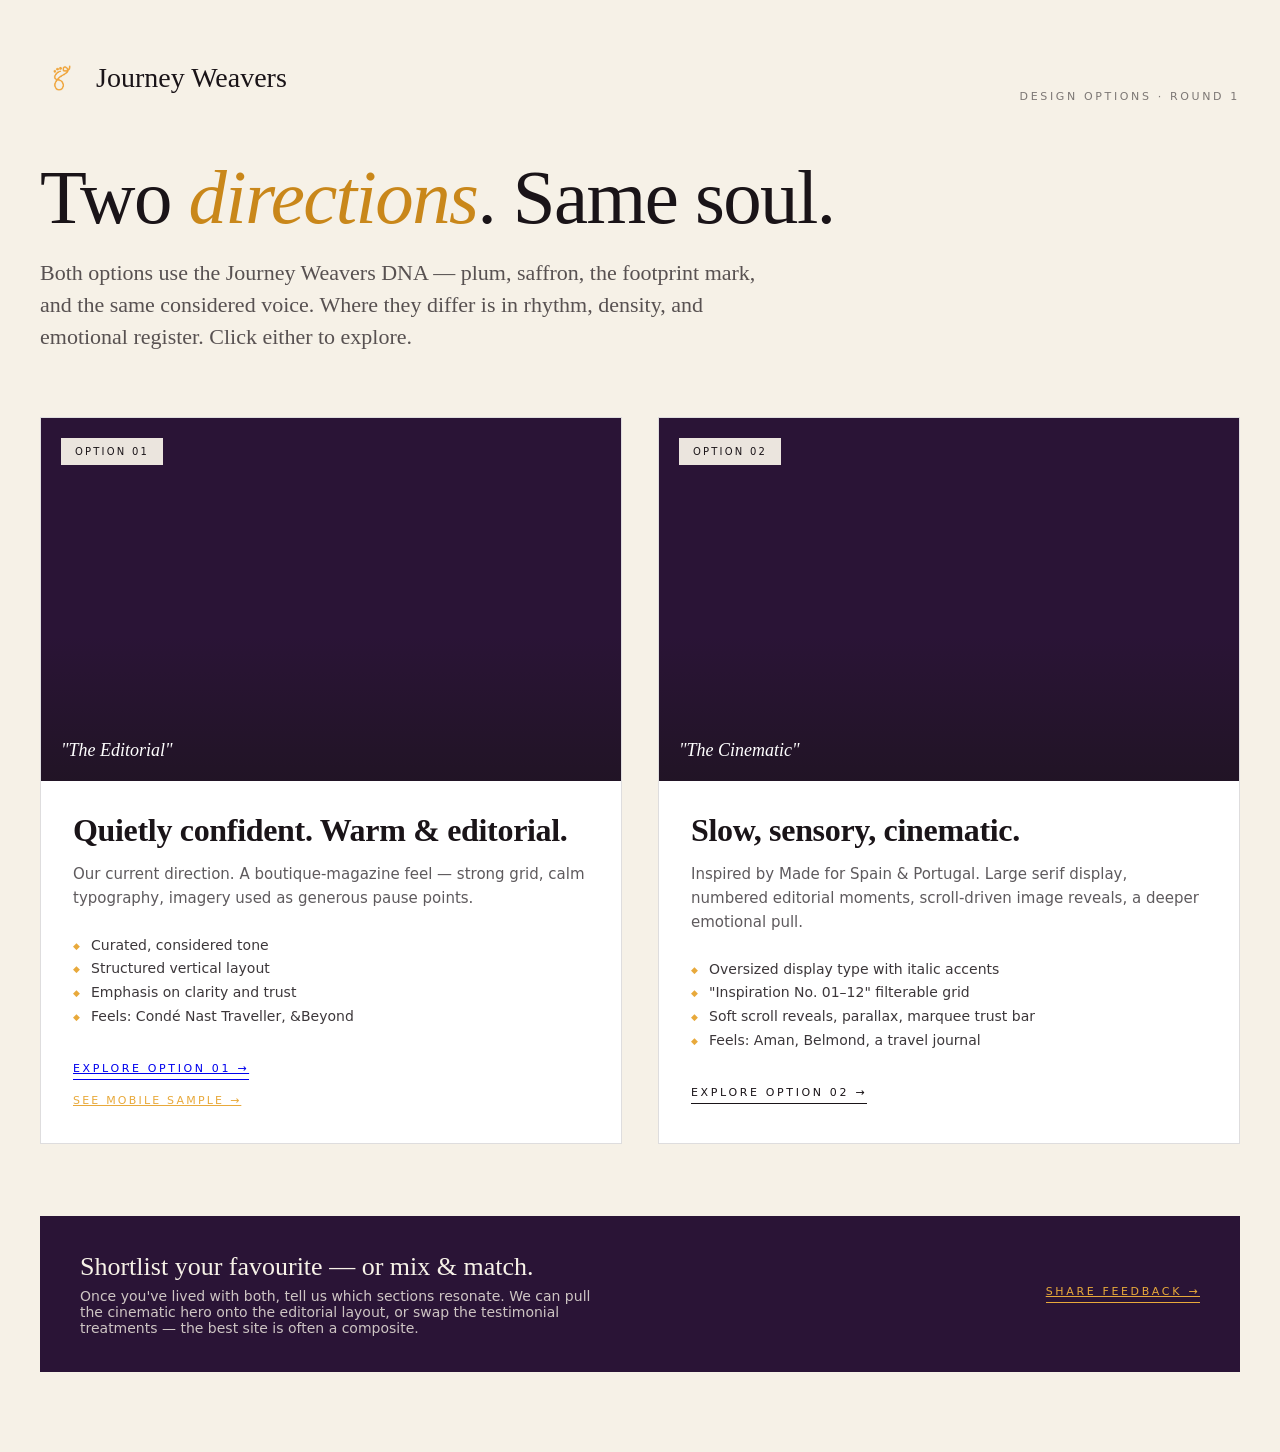
<file: index.html>
<!doctype html>
<html><head>
<meta charset="utf-8"/>
<meta http-equiv="refresh" content="0; url=options.html"/>
<title>Journey Weavers — Design Options</title>
</head><body>
<p style="font-family:system-ui;padding:40px">Redirecting to <a href="options.html">options.html</a>…</p>
</body></html>
</file>
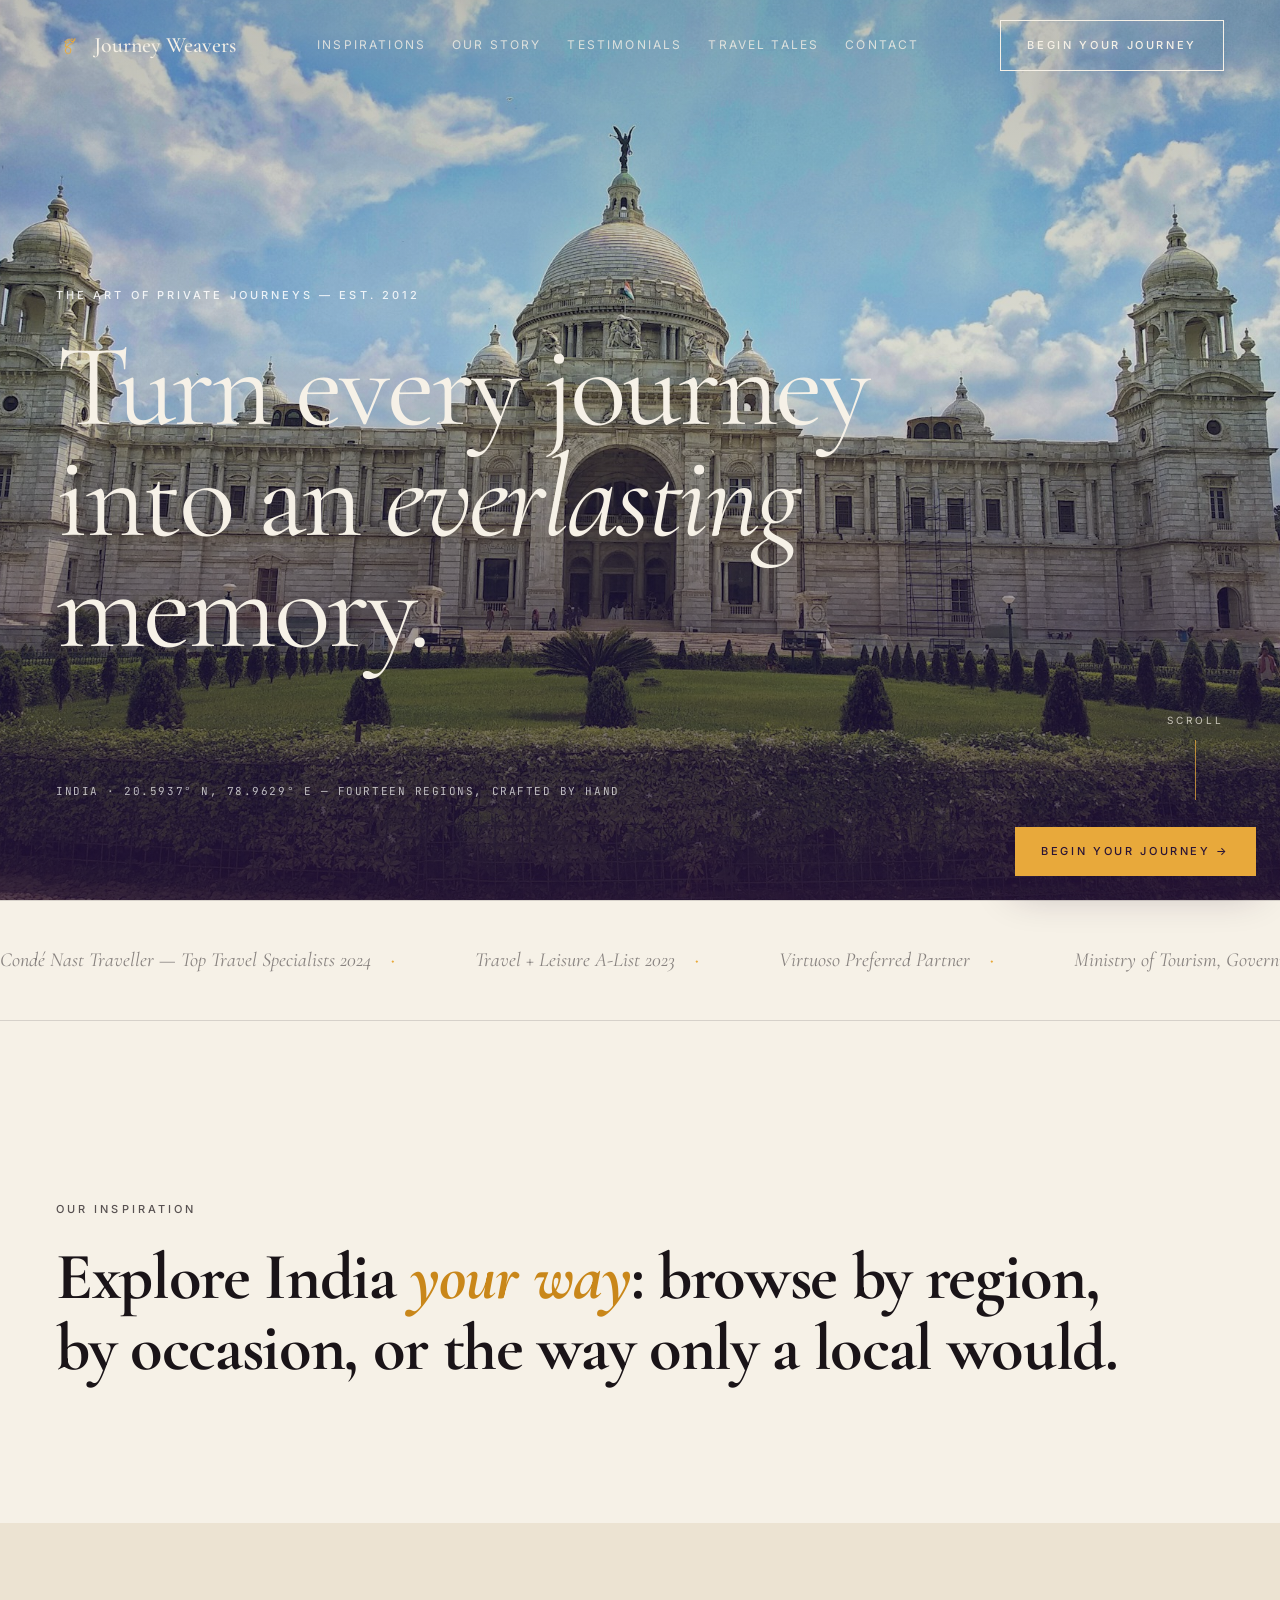
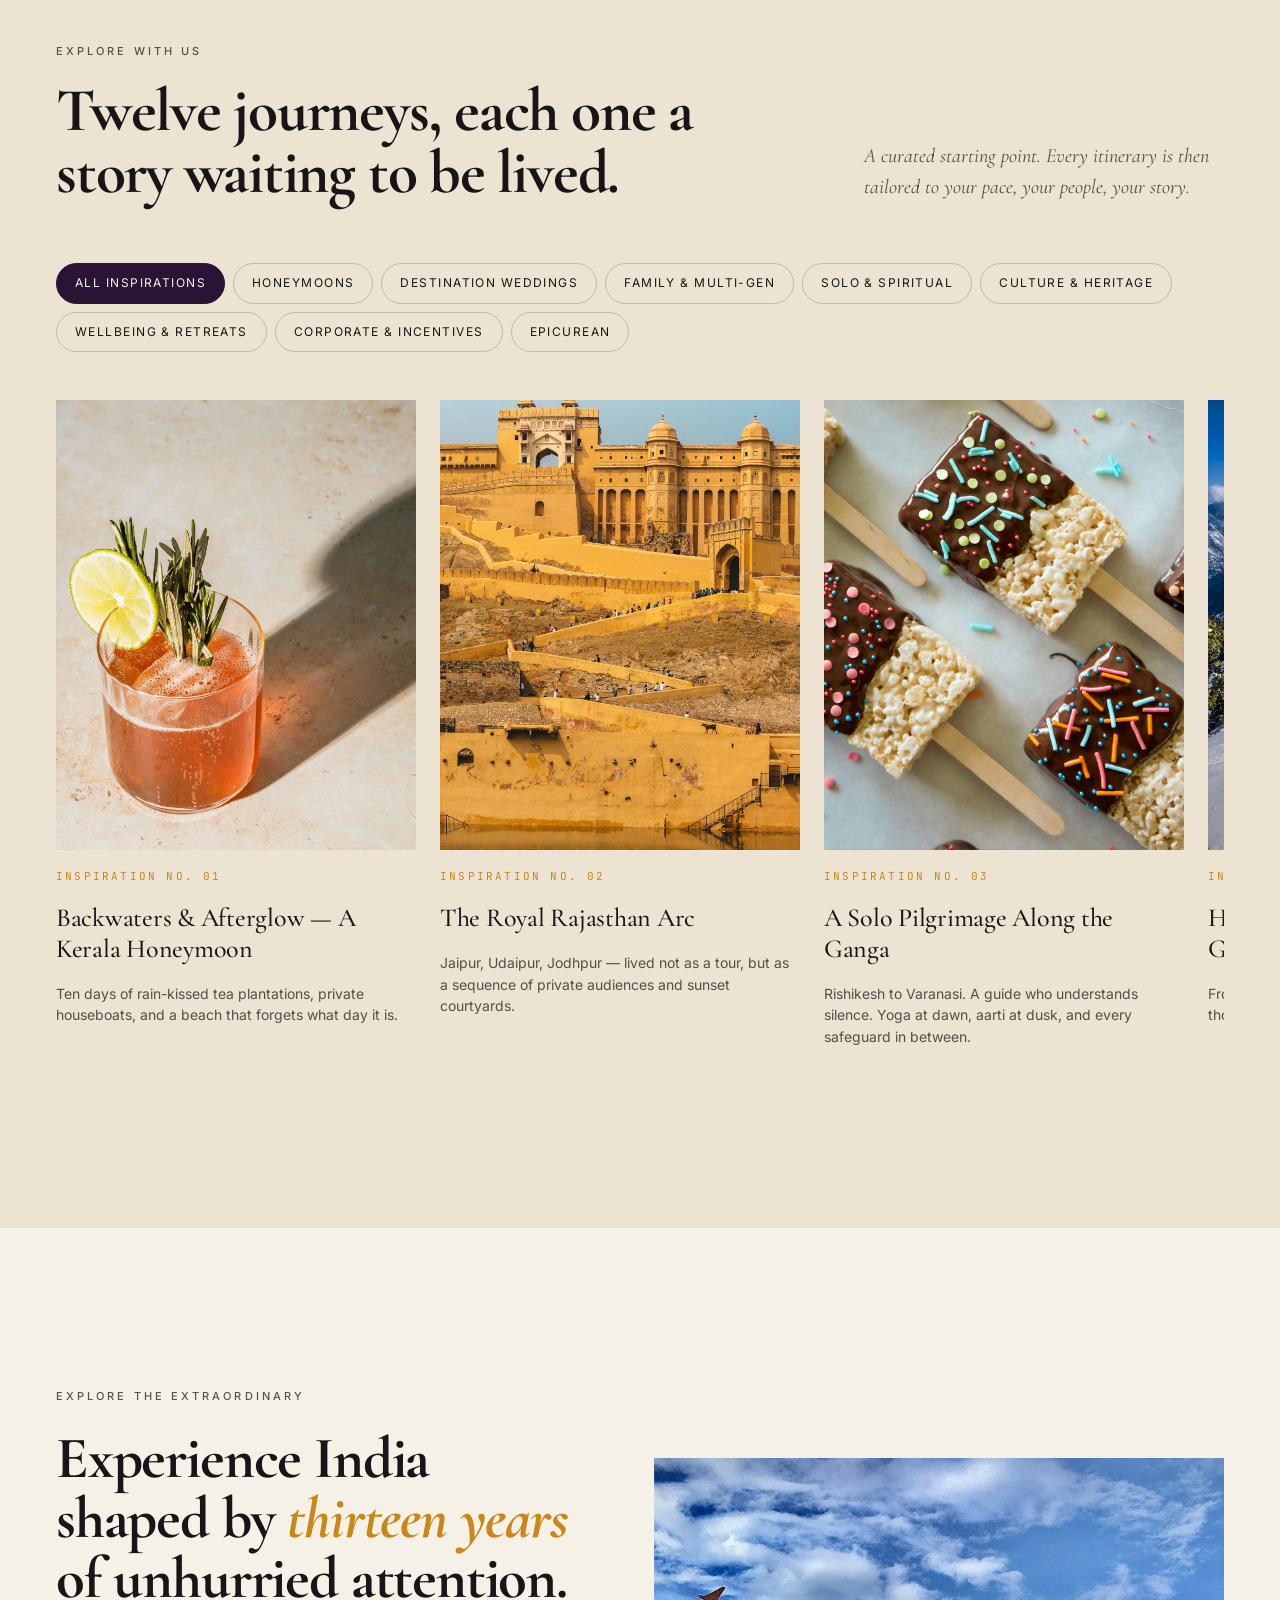
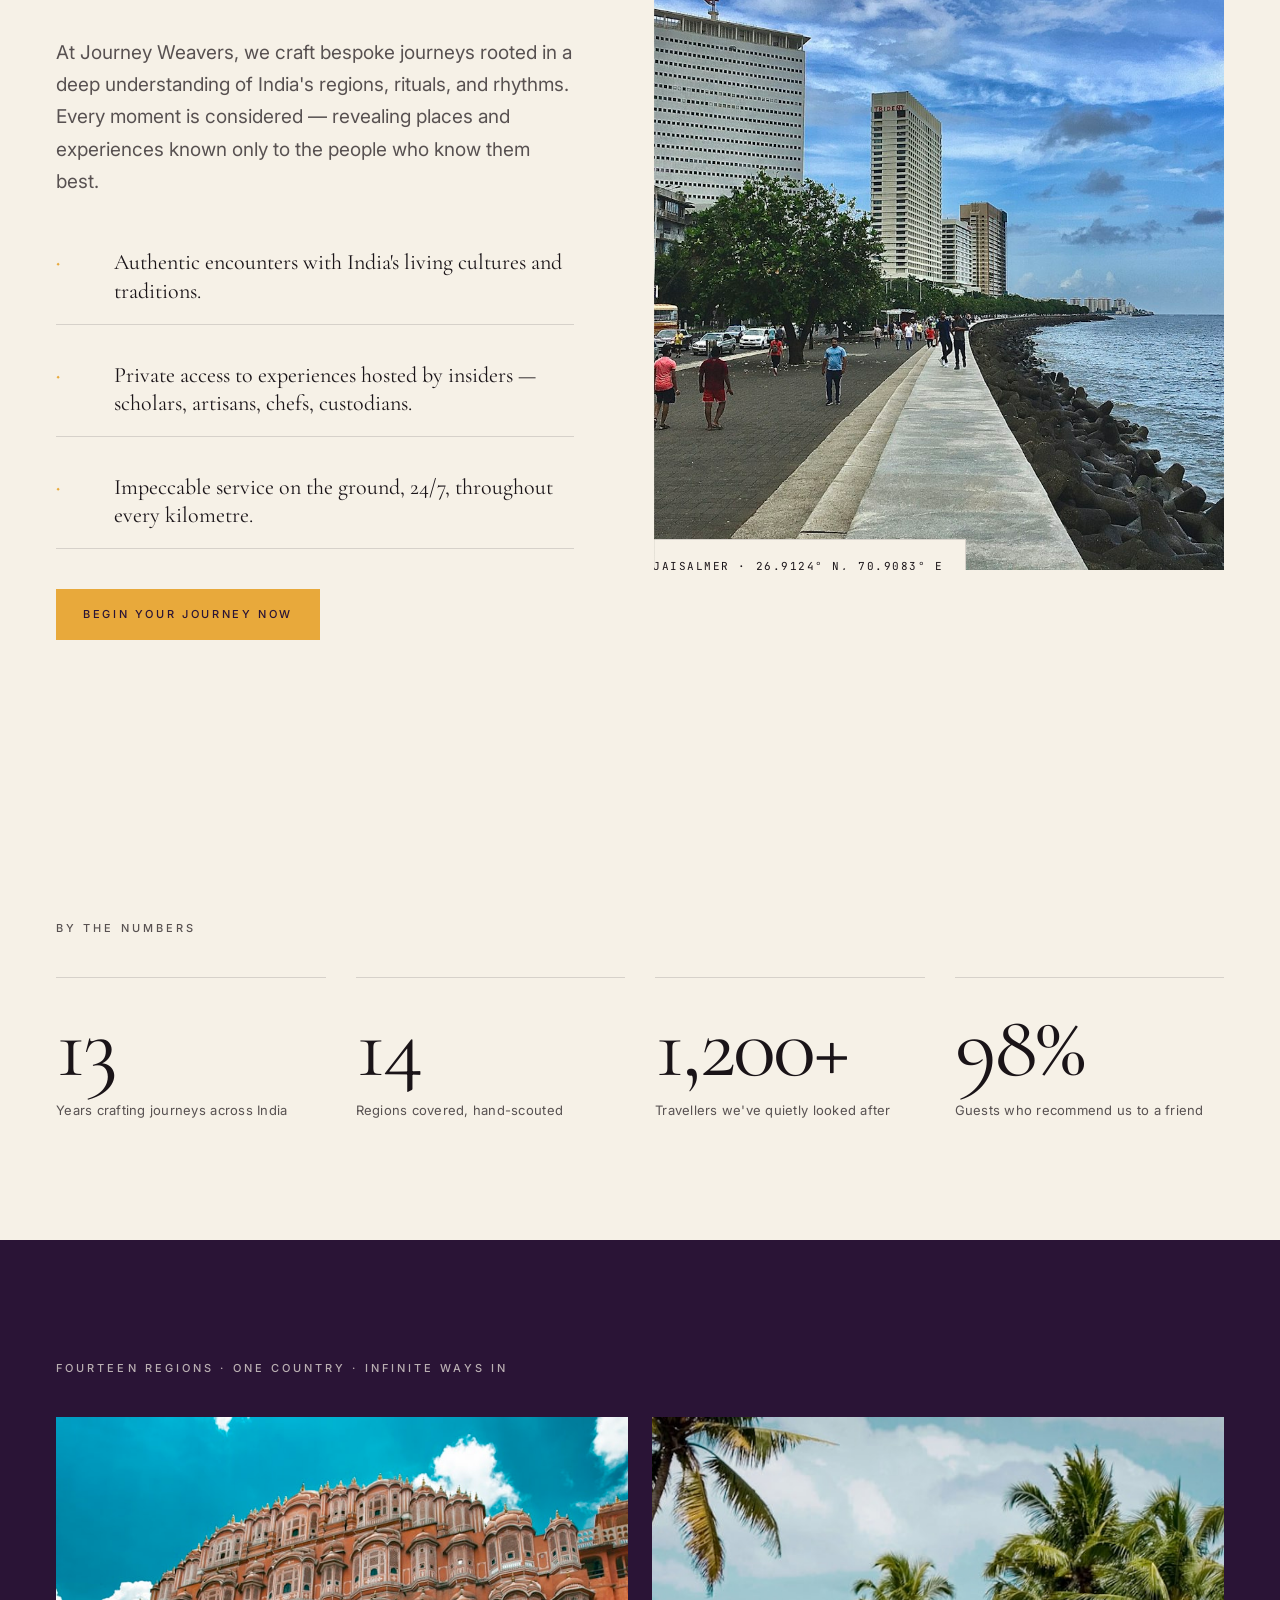
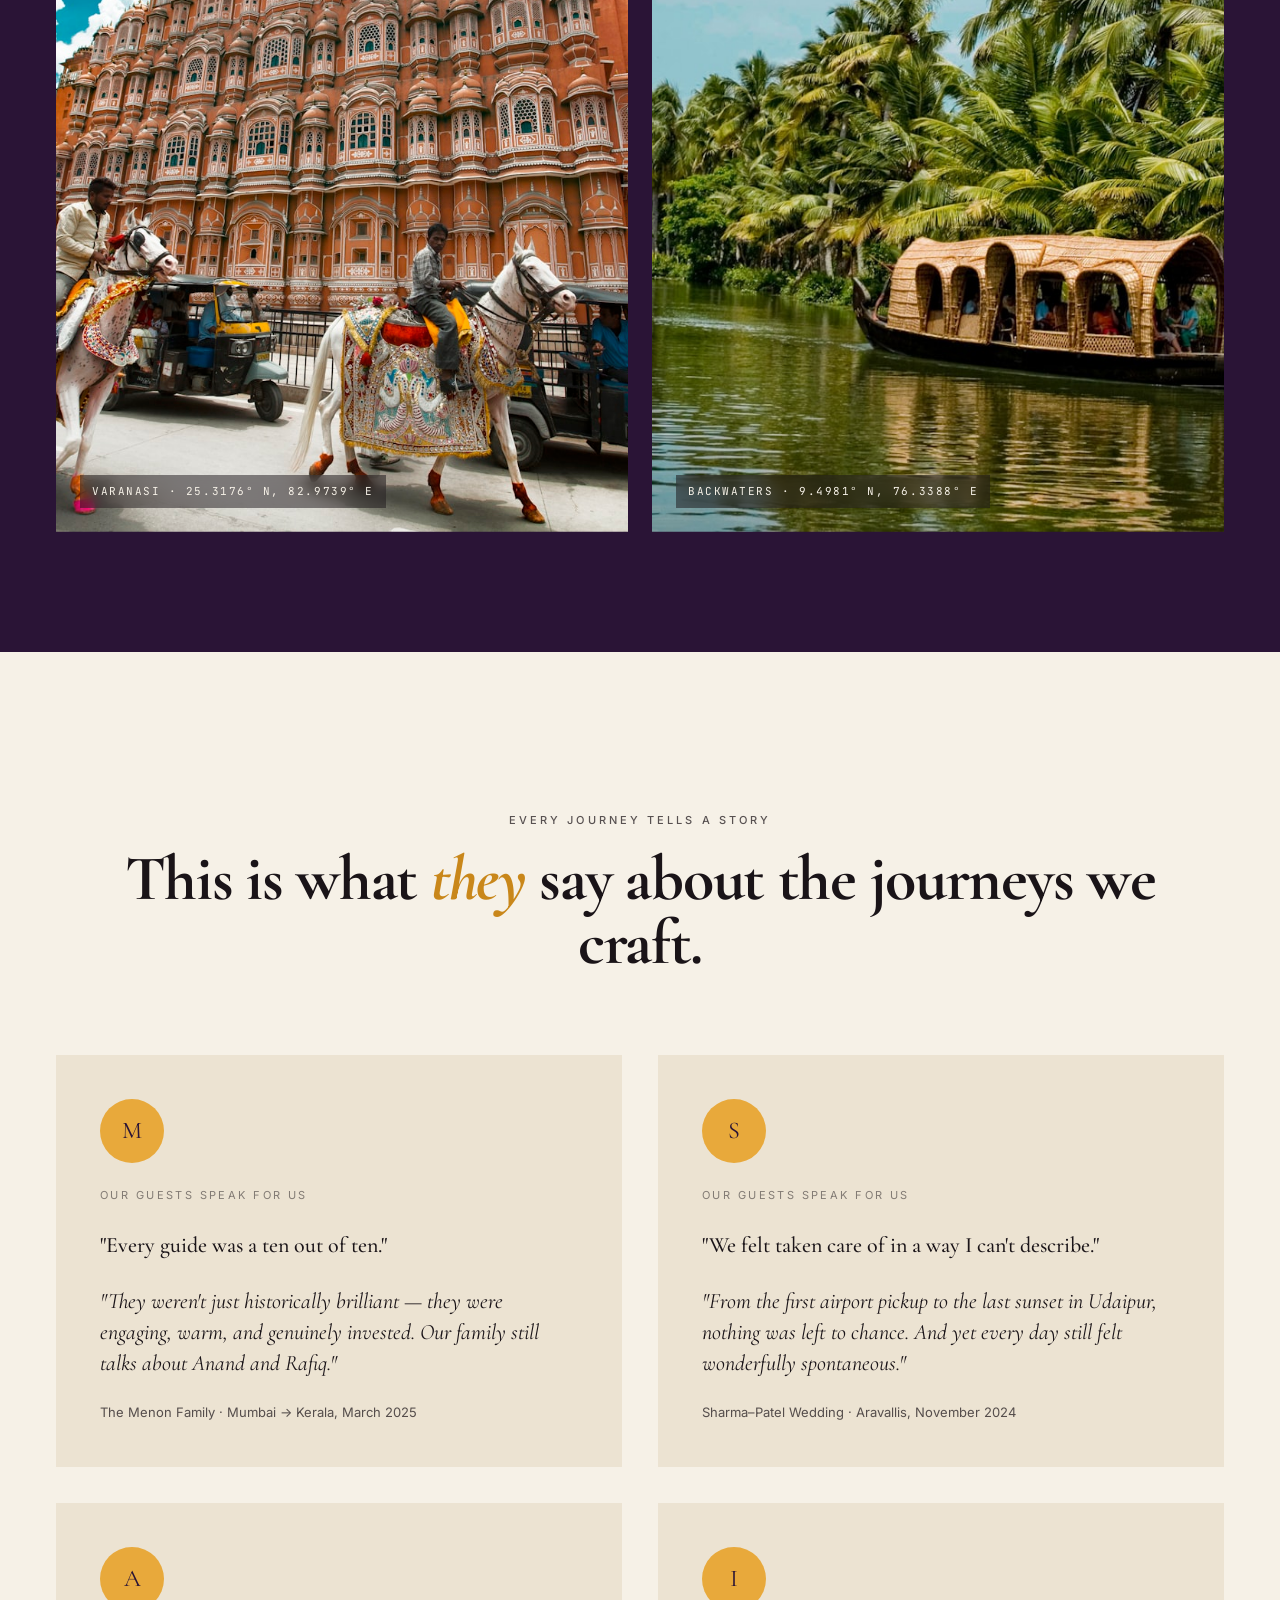
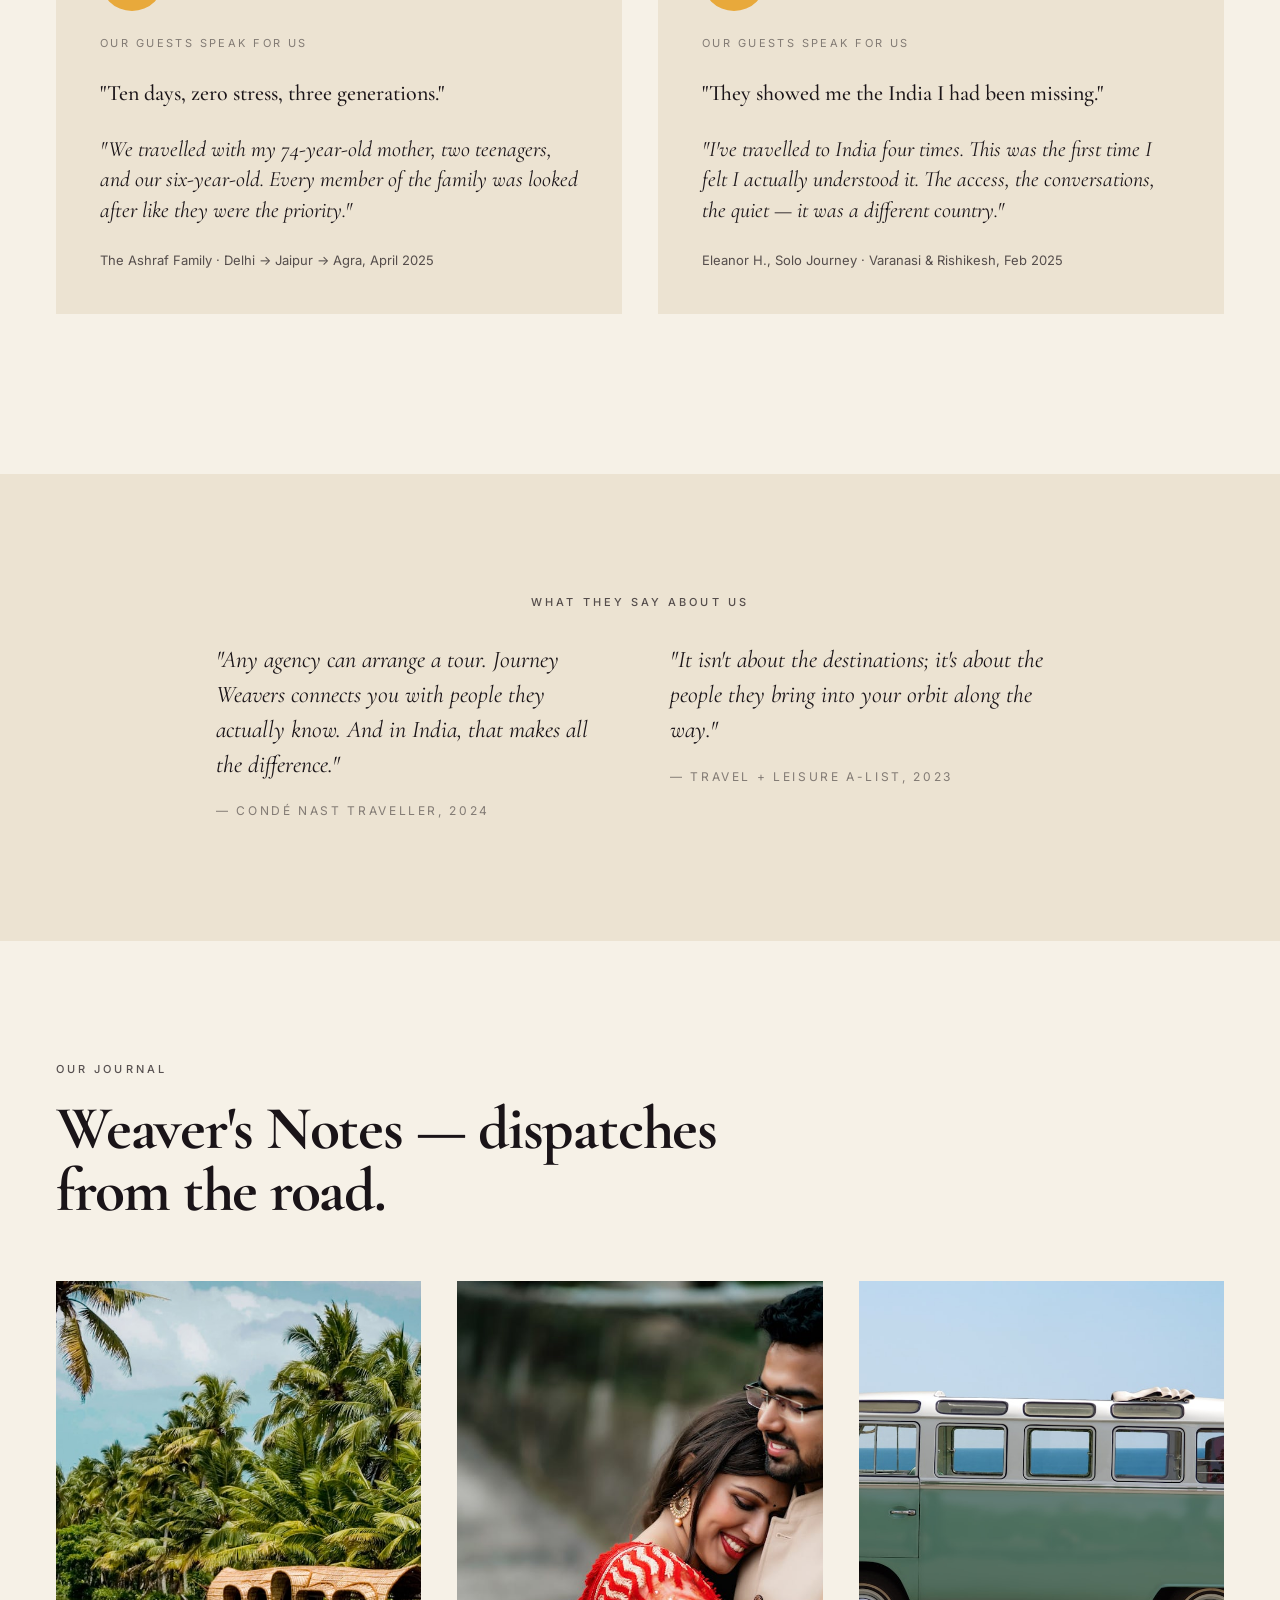
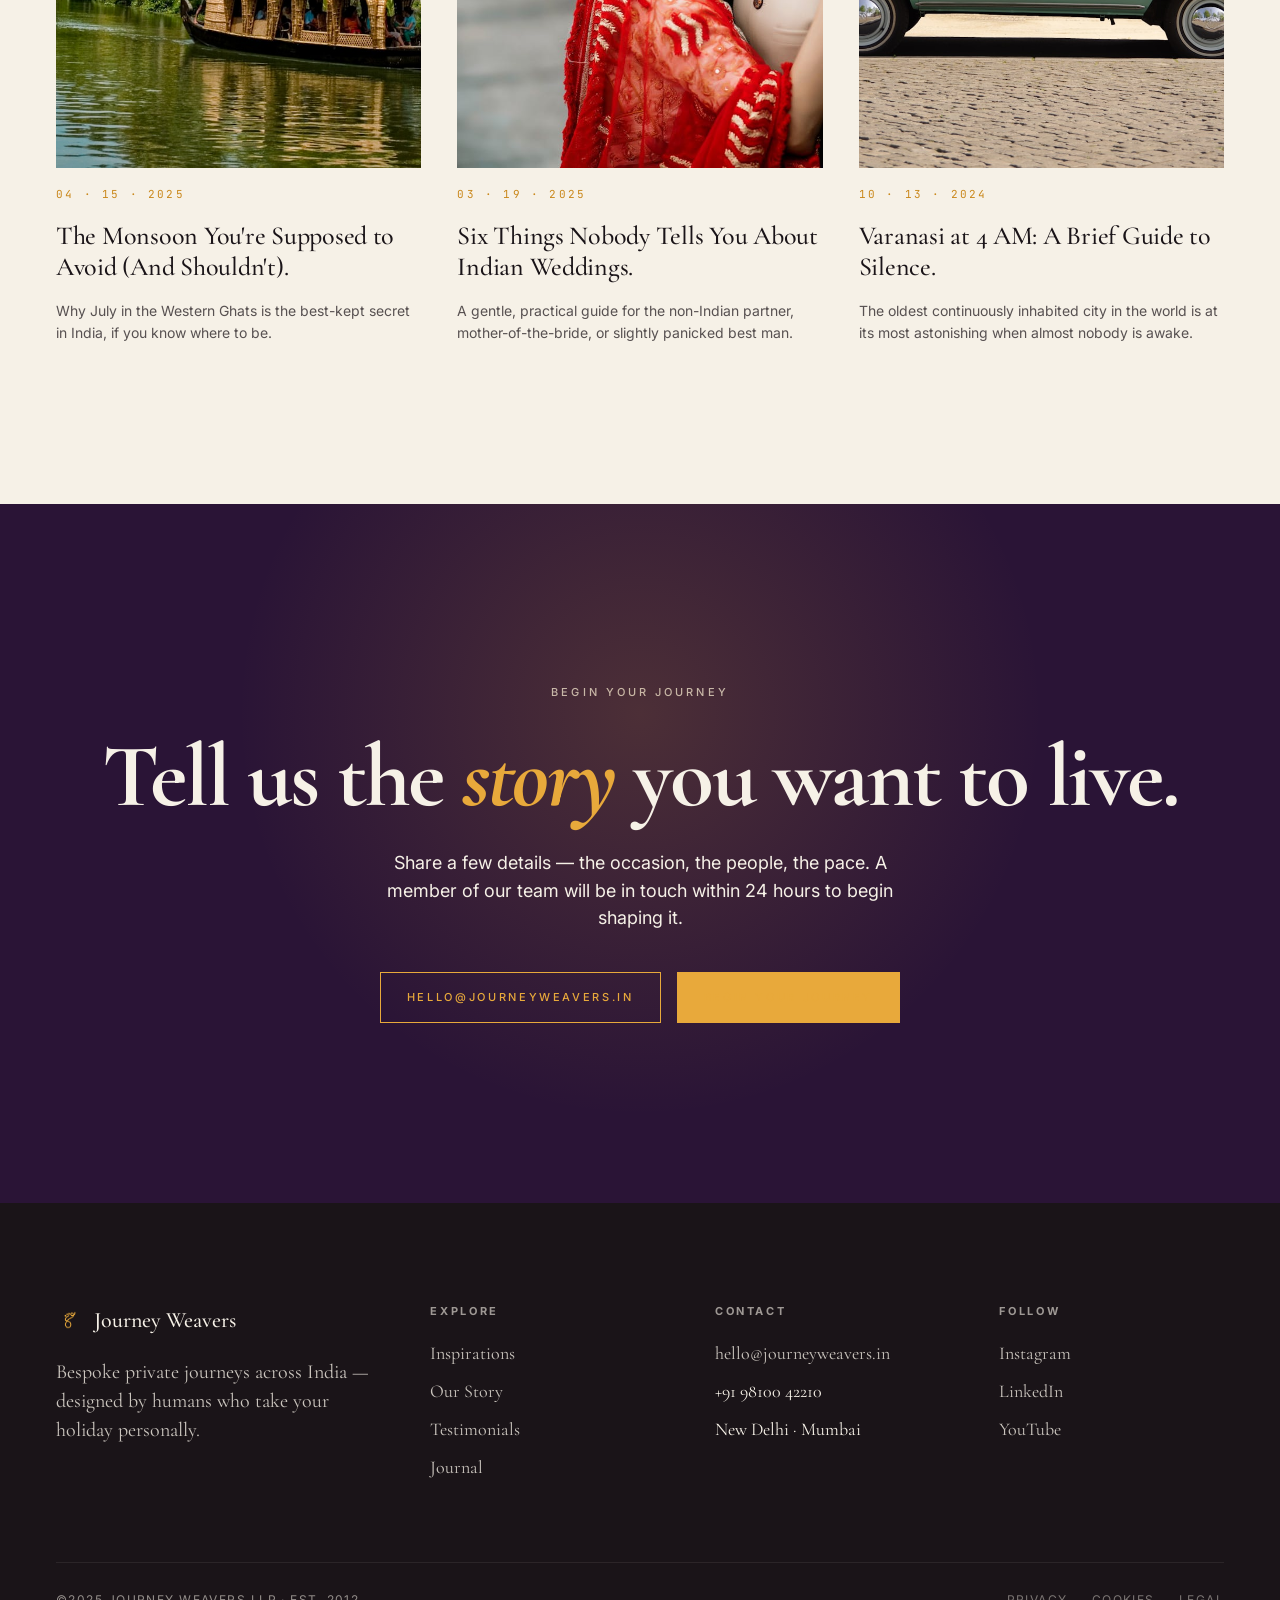
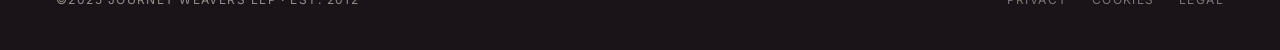
<file: journey-weavers-cinematic.html>
<!doctype html>
<html lang="en">
<head>
<meta charset="utf-8" />
<meta name="viewport" content="width=device-width,initial-scale=1" />
<title>Journey Weavers — Cinematic India</title>
<link rel="preconnect" href="https://fonts.googleapis.com" />
<link rel="preconnect" href="https://fonts.gstatic.com" crossorigin />
<link href="https://fonts.googleapis.com/css2?family=Cormorant+Garamond:ital,wght@0,400;0,500;0,600;1,400;1,500&family=Inter:wght@400;500;600&family=JetBrains+Mono:wght@400;500&display=swap" rel="stylesheet" />
<link rel="stylesheet" href="v2.css" />
<template id="__bundler_thumbnail">
<svg xmlns="http://www.w3.org/2000/svg" viewBox="0 0 400 280" width="100%" height="100%">
<rect width="400" height="280" fill="#2A1436"/>
<circle cx="200" cy="120" r="44" fill="#E8A93B"/>
<text x="200" y="210" text-anchor="middle" fill="#F6F1E7" font-family="Georgia, serif" font-size="26" font-style="italic">Journey Weavers</text>
<text x="200" y="240" text-anchor="middle" fill="#E8A93B" font-family="Georgia, serif" font-size="11" letter-spacing="3">CINEMATIC — OPT. 02</text>
</svg>
</template>
</head>
<body>

<!-- Nav -->
<nav class="v2-nav" id="v2-nav">
  <a class="v2-brand" href="#top"><span class="v2-logo"></span>Journey Weavers</a>
  <div class="v2-nav-links">
    <a href="#inspirations">Inspirations</a>
    <a href="#about">Our Story</a>
    <a href="#voices">Testimonials</a>
    <a href="#tales">Travel Tales</a>
    <a href="#contact">Contact</a>
  </div>
  <a class="v2-btn" href="#contact" style="border-color:currentColor">Begin your journey</a>
</nav>

<!-- HERO -->
<section class="v2-hero" id="v2-hero">
  <div class="v2-hero-bg" style="background-image:url('assets/stock/hero3.jpg')"></div>
  <div class="v2-hero-overlay"></div>
  <div class="v2-hero-inner">
    <div class="v2-reveal" style="--i:0">
      <div class="v2-eyebrow" style="margin-bottom:28px">The Art of Private Journeys — Est. 2012</div>
    </div>
    <h1 class="v2-reveal" style="--i:1">Turn every journey<br/>into an <em>everlasting</em> memory.</h1>
    <div class="v2-hero-meta v2-reveal" style="--i:2">
      <div class="v2-hero-coords">INDIA · 20.5937° N, 78.9629° E — FOURTEEN REGIONS, CRAFTED BY HAND</div>
      <div class="v2-hero-scroll">SCROLL<div class="line"></div></div>
    </div>
  </div>
</section>

<!-- Trust marquee -->
<div class="v2-trust">
  <div class="v2-trust-inner">
    <span>Condé Nast Traveller — Top Travel Specialists 2024</span>
    <span>Travel + Leisure A-List 2023</span>
    <span>Virtuoso Preferred Partner</span>
    <span>Ministry of Tourism, Government of India</span>
    <span>Signature Destination Specialist</span>
    <span>Ensemble Travel Group</span>
    <span>Wendy Perrin WOW List</span>
    <span>Condé Nast Traveller — Top Travel Specialists 2024</span>
    <span>Travel + Leisure A-List 2023</span>
    <span>Virtuoso Preferred Partner</span>
    <span>Ministry of Tourism, Government of India</span>
    <span>Signature Destination Specialist</span>
    <span>Ensemble Travel Group</span>
    <span>Wendy Perrin WOW List</span>
  </div>
</div>

<!-- Intro pull quote -->
<section class="v2-intro" id="about">
  <div class="v2-container">
    <div class="v2-eyebrow v2-reveal" style="margin-bottom:24px">Our Inspiration</div>
    <h2 class="v2-reveal">Explore India <em>your way</em>: browse by region, by occasion, or the way only a local would.</h2>
  </div>
</section>

<!-- INSPIRATIONS — horizontal numbered cards -->
<section class="v2-insp" id="inspirations">
  <div class="v2-container">
    <div class="v2-insp-head">
      <div>
        <div class="v2-eyebrow v2-reveal" style="margin-bottom:20px">Explore with us</div>
        <h2 class="v2-reveal">Twelve journeys, each one a story waiting to be lived.</h2>
      </div>
      <div class="v2-reveal" style="font-family:var(--v2-serif);font-size:20px;font-style:italic;color:var(--v2-ink-70);max-width:360px">A curated starting point. Every itinerary is then tailored to your pace, your people, your story.</div>
    </div>

    <div class="v2-filters v2-reveal">
      <button class="v2-chip on" data-tag="all">All inspirations</button>
      <button class="v2-chip" data-tag="romance">Honeymoons</button>
      <button class="v2-chip" data-tag="wedding">Destination Weddings</button>
      <button class="v2-chip" data-tag="family">Family & Multi-Gen</button>
      <button class="v2-chip" data-tag="solo">Solo & Spiritual</button>
      <button class="v2-chip" data-tag="culture">Culture & Heritage</button>
      <button class="v2-chip" data-tag="wellbeing">Wellbeing & Retreats</button>
      <button class="v2-chip" data-tag="corporate">Corporate & Incentives</button>
      <button class="v2-chip" data-tag="epicurean">Epicurean</button>
    </div>
  </div>

  <div class="v2-container">
    <div class="v2-insp-scroll">
      <article class="v2-insp-card v2-reveal" data-tags="romance,wellbeing">
        <div class="media"><img src="assets/stock/kerala2.jpg" alt="" loading="lazy"/></div>
        <div class="num">Inspiration No. 01</div>
        <h3>Backwaters & Afterglow — A Kerala Honeymoon</h3>
        <p>Ten days of rain-kissed tea plantations, private houseboats, and a beach that forgets what day it is.</p>
      </article>
      <article class="v2-insp-card v2-reveal" data-tags="culture,romance">
        <div class="media"><img src="assets/stock/rajasthan1.jpg" alt="" loading="lazy"/></div>
        <div class="num">Inspiration No. 02</div>
        <h3>The Royal Rajasthan Arc</h3>
        <p>Jaipur, Udaipur, Jodhpur — lived not as a tour, but as a sequence of private audiences and sunset courtyards.</p>
      </article>
      <article class="v2-insp-card v2-reveal" data-tags="solo,wellbeing">
        <div class="media"><img src="assets/stock/rishikesh.jpg" alt="" loading="lazy"/></div>
        <div class="num">Inspiration No. 03</div>
        <h3>A Solo Pilgrimage Along the Ganga</h3>
        <p>Rishikesh to Varanasi. A guide who understands silence. Yoga at dawn, aarti at dusk, and every safeguard in between.</p>
      </article>
      <article class="v2-insp-card v2-reveal" data-tags="family,culture">
        <div class="media"><img src="assets/stock/himalaya1.jpg" alt="" loading="lazy"/></div>
        <div class="num">Inspiration No. 04</div>
        <h3>Himalayan Hideaway for Three Generations</h3>
        <p>From grandparents to toddlers. Thoughtful altitudes, thoughtful pace, one extraordinary family memory.</p>
      </article>
      <article class="v2-insp-card v2-reveal" data-tags="wedding">
        <div class="media"><img src="assets/stock/wedding1.jpg" alt="" loading="lazy"/></div>
        <div class="num">Inspiration No. 05</div>
        <h3>A Wedding in the Aravallis</h3>
        <p>A fort, your people, and three days of rituals arranged with the quiet precision of a private production.</p>
      </article>
      <article class="v2-insp-card v2-reveal" data-tags="epicurean,culture">
        <div class="media"><img src="assets/stock/thali.jpg" alt="" loading="lazy"/></div>
        <div class="num">Inspiration No. 06</div>
        <h3>The Epicurean's India</h3>
        <p>Home kitchens in Lucknow. A Chettinad spice trail. Dinner with a James Beard-nominated chef in Goa.</p>
      </article>
      <article class="v2-insp-card v2-reveal" data-tags="culture,solo">
        <div class="media"><img src="assets/stock/varanasi.jpg" alt="" loading="lazy"/></div>
        <div class="num">Inspiration No. 07</div>
        <h3>Varanasi After Dark</h3>
        <p>Aarti from a private boat, a scholar at your side. The oldest living city, experienced as few ever do.</p>
      </article>
      <article class="v2-insp-card v2-reveal" data-tags="culture">
        <div class="media"><img src="assets/stock/kathakali.jpg" alt="" loading="lazy"/></div>
        <div class="num">Inspiration No. 08</div>
        <h3>A First Glimpse at India</h3>
        <p>Two weeks, six senses. For the well-travelled who've saved India for last — and want it done exquisitely.</p>
      </article>
      <article class="v2-insp-card v2-reveal" data-tags="family,romance">
        <div class="media"><img src="assets/stock/camelDesert.jpg" alt="" loading="lazy"/></div>
        <div class="num">Inspiration No. 09</div>
        <h3>Dunes, Forts & Starlight — The Thar</h3>
        <p>Jaisalmer at golden hour, a private camp under the Milky Way, and a falcon at sunrise.</p>
      </article>
      <article class="v2-insp-card v2-reveal" data-tags="corporate">
        <div class="media"><img src="assets/stock/corporate1.jpg" alt="" loading="lazy"/></div>
        <div class="num">Inspiration No. 10</div>
        <h3>The Leadership Retreat — Mussoorie</h3>
        <p>For founders and their inner circle. A week of quiet, fresh air, and the kind of conversation that only happens far from the screen.</p>
      </article>
      <article class="v2-insp-card v2-reveal" data-tags="wellbeing">
        <div class="media"><img src="assets/stock/ladakh.jpg" alt="" loading="lazy"/></div>
        <div class="num">Inspiration No. 11</div>
        <h3>Ladakh — The High Wellness Journey</h3>
        <p>Ancient monasteries, thin air, thick silence. A reset written at 11,500 feet.</p>
      </article>
      <article class="v2-insp-card v2-reveal" data-tags="solo,family">
        <div class="media"><img src="assets/stock/market.jpg" alt="" loading="lazy"/></div>
        <div class="num">Inspiration No. 12</div>
        <h3>Beyond the Classics — Hidden India</h3>
        <p>Ziro, Majuli, the Nilgiris. The India that sits quietly beyond the itineraries everyone else will book.</p>
      </article>
    </div>
  </div>
</section>

<!-- SPLIT: About / extraordinary -->
<section class="v2-split">
  <div class="v2-container">
    <div class="inner">
      <div>
        <div class="v2-eyebrow v2-reveal" style="margin-bottom:24px">Explore the extraordinary</div>
        <h2 class="v2-reveal">Experience India shaped by <em>thirteen years</em> of unhurried attention.</h2>
        <p class="v2-reveal" style="margin-top:28px;font-size:19px;line-height:1.7;color:var(--v2-ink-70);max-width:540px">At Journey Weavers, we craft bespoke journeys rooted in a deep understanding of India's regions, rituals, and rhythms. Every moment is considered — revealing places and experiences known only to the people who know them best.</p>
        <ul class="bullets v2-reveal">
          <li>Authentic encounters with India's living cultures and traditions.</li>
          <li>Private access to experiences hosted by insiders — scholars, artisans, chefs, custodians.</li>
          <li>Impeccable service on the ground, 24/7, throughout every kilometre.</li>
        </ul>
        <div style="margin-top:40px" class="v2-reveal">
          <a class="v2-btn v2-btn-fill" href="#contact">Begin your journey now</a>
        </div>
      </div>
      <div class="v2-reveal-img" style="position:relative;aspect-ratio:4/5">
        <img src="assets/stock/jaisalmer.jpg" alt="" style="width:100%;height:100%;object-fit:cover"/>
        <div style="position:absolute;left:-24px;bottom:-24px;background:var(--v2-paper);padding:18px 22px;border:1px solid var(--v2-hair);font-family:var(--v2-mono);font-size:11px;letter-spacing:.14em">JAISALMER · 26.9124° N, 70.9083° E</div>
      </div>
    </div>
  </div>
</section>

<!-- Counts / numbers band -->
<section class="v2-counts">
  <div class="v2-container">
    <div class="v2-eyebrow v2-reveal" style="margin-bottom:40px">By the numbers</div>
    <div class="row">
      <div class="cell v2-reveal"><div class="n">13</div><div class="l">Years crafting journeys across India</div></div>
      <div class="cell v2-reveal"><div class="n">14</div><div class="l">Regions covered, hand-scouted</div></div>
      <div class="cell v2-reveal"><div class="n">1,200+</div><div class="l">Travellers we've quietly looked after</div></div>
      <div class="cell v2-reveal"><div class="n">98%</div><div class="l">Guests who recommend us to a friend</div></div>
    </div>
  </div>
</section>

<!-- Coord tiles -->
<section class="v2-coord">
  <div class="v2-container">
    <div class="v2-eyebrow v2-reveal" style="color:rgba(246,241,231,.7);margin-bottom:40px">Fourteen regions · One country · Infinite ways in</div>
    <div class="grid">
      <div class="tile v2-reveal-img">
        <img src="assets/stock/ganga.jpg" alt="" loading="lazy"/>
        <div class="loc">VARANASI · 25.3176° N, 82.9739° E</div>
      </div>
      <div class="tile v2-reveal-img">
        <img src="assets/stock/kerala1.jpg" alt="" loading="lazy"/>
        <div class="loc">BACKWATERS · 9.4981° N, 76.3388° E</div>
      </div>
    </div>
  </div>
</section>

<!-- Testimonials -->
<section class="v2-test" id="voices">
  <div class="v2-container">
    <div class="v2-test-head">
      <div class="v2-eyebrow v2-reveal" style="margin-bottom:18px">Every journey tells a story</div>
      <h2 class="v2-reveal">This is what <em>they</em> say about the journeys we craft.</h2>
    </div>
    <div class="v2-test-grid">
      <div class="v2-test-card v2-reveal">
        <div class="portrait">M</div>
        <div class="kicker">Our Guests Speak for Us</div>
        <h4 style="font-family:var(--v2-serif);font-size:22px;font-weight:500">"Every guide was a ten out of ten."</h4>
        <blockquote>"They weren't just historically brilliant — they were engaging, warm, and genuinely invested. Our family still talks about Anand and Rafiq."</blockquote>
        <div class="meta">The Menon Family · Mumbai → Kerala, March 2025</div>
      </div>
      <div class="v2-test-card v2-reveal">
        <div class="portrait">S</div>
        <div class="kicker">Our Guests Speak for Us</div>
        <h4 style="font-family:var(--v2-serif);font-size:22px;font-weight:500">"We felt taken care of in a way I can't describe."</h4>
        <blockquote>"From the first airport pickup to the last sunset in Udaipur, nothing was left to chance. And yet every day still felt wonderfully spontaneous."</blockquote>
        <div class="meta">Sharma–Patel Wedding · Aravallis, November 2024</div>
      </div>
      <div class="v2-test-card v2-reveal">
        <div class="portrait">A</div>
        <div class="kicker">Our Guests Speak for Us</div>
        <h4 style="font-family:var(--v2-serif);font-size:22px;font-weight:500">"Ten days, zero stress, three generations."</h4>
        <blockquote>"We travelled with my 74-year-old mother, two teenagers, and our six-year-old. Every member of the family was looked after like they were the priority."</blockquote>
        <div class="meta">The Ashraf Family · Delhi → Jaipur → Agra, April 2025</div>
      </div>
      <div class="v2-test-card v2-reveal">
        <div class="portrait">I</div>
        <div class="kicker">Our Guests Speak for Us</div>
        <h4 style="font-family:var(--v2-serif);font-size:22px;font-weight:500">"They showed me the India I had been missing."</h4>
        <blockquote>"I've travelled to India four times. This was the first time I felt I actually understood it. The access, the conversations, the quiet — it was a different country."</blockquote>
        <div class="meta">Eleanor H., Solo Journey · Varanasi & Rishikesh, Feb 2025</div>
      </div>
    </div>
  </div>
</section>

<!-- Press pull quotes -->
<section class="v2-split" style="padding:120px 0;background:var(--v2-paper-deep)">
  <div class="v2-narrow">
    <div class="v2-eyebrow v2-reveal" style="margin-bottom:32px;text-align:center">What they say about us</div>
    <div style="display:grid;grid-template-columns:1fr 1fr;gap:60px">
      <figure class="v2-reveal">
        <blockquote style="font-family:var(--v2-serif);font-size:24px;line-height:1.45;font-style:italic;margin-bottom:20px">"Any agency can arrange a tour. Journey Weavers connects you with people they actually know. And in India, that makes all the difference."</blockquote>
        <figcaption style="font-size:12px;letter-spacing:.22em;text-transform:uppercase;color:var(--v2-ink-50)">— Condé Nast Traveller, 2024</figcaption>
      </figure>
      <figure class="v2-reveal">
        <blockquote style="font-family:var(--v2-serif);font-size:24px;line-height:1.45;font-style:italic;margin-bottom:20px">"It isn't about the destinations; it's about the people they bring into your orbit along the way."</blockquote>
        <figcaption style="font-size:12px;letter-spacing:.22em;text-transform:uppercase;color:var(--v2-ink-50)">— Travel + Leisure A-List, 2023</figcaption>
      </figure>
    </div>
  </div>
</section>

<!-- Iberian Tales style blog -->
<section class="v2-insp" id="tales" style="background:var(--v2-paper)">
  <div class="v2-container">
    <div class="v2-insp-head">
      <div>
        <div class="v2-eyebrow v2-reveal" style="margin-bottom:20px">Our journal</div>
        <h2 class="v2-reveal">Weaver's Notes — dispatches from the road.</h2>
      </div>
    </div>
    <div style="display:grid;grid-template-columns:repeat(3,1fr);gap:36px">
      <article class="v2-insp-card v2-reveal">
        <div class="media" style="aspect-ratio:3/4"><img src="assets/stock/kerala1.jpg" alt=""/></div>
        <div class="num">04 · 15 · 2025</div>
        <h3>The Monsoon You're Supposed to Avoid (And Shouldn't).</h3>
        <p>Why July in the Western Ghats is the best-kept secret in India, if you know where to be.</p>
      </article>
      <article class="v2-insp-card v2-reveal">
        <div class="media" style="aspect-ratio:3/4"><img src="assets/stock/weddingHenna.jpg" alt=""/></div>
        <div class="num">03 · 19 · 2025</div>
        <h3>Six Things Nobody Tells You About Indian Weddings.</h3>
        <p>A gentle, practical guide for the non-Indian partner, mother-of-the-bride, or slightly panicked best man.</p>
      </article>
      <article class="v2-insp-card v2-reveal">
        <div class="media" style="aspect-ratio:3/4"><img src="assets/stock/varanasi.jpg" alt=""/></div>
        <div class="num">10 · 13 · 2024</div>
        <h3>Varanasi at 4 AM: A Brief Guide to Silence.</h3>
        <p>The oldest continuously inhabited city in the world is at its most astonishing when almost nobody is awake.</p>
      </article>
    </div>
  </div>
</section>

<!-- CTA -->
<section class="v2-cta" id="contact">
  <div class="v2-container">
    <div class="v2-eyebrow v2-reveal" style="color:rgba(246,241,231,.75);margin-bottom:32px">Begin your journey</div>
    <h2 class="v2-reveal">Tell us the <em>story</em> you want to live.</h2>
    <p class="v2-reveal">Share a few details — the occasion, the people, the pace. A member of our team will be in touch within 24 hours to begin shaping it.</p>
    <div class="v2-reveal" style="display:flex;gap:16px;justify-content:center;flex-wrap:wrap">
      <a class="v2-btn" href="mailto:hello@journeyweavers.in" style="border-color:var(--v2-saffron);color:var(--v2-saffron)">hello@journeyweavers.in</a>
      <a class="v2-btn v2-btn-fill" href="#contact">Begin your journey</a>
    </div>
  </div>
</section>

<!-- Footer -->
<footer class="v2-footer">
  <div class="v2-container">
    <div class="cols">
      <div>
        <div class="v2-brand" style="color:var(--v2-paper);margin-bottom:20px"><span class="v2-logo" style="color:var(--v2-saffron)"></span>Journey Weavers</div>
        <p style="font-family:var(--v2-serif);font-size:20px;line-height:1.45;max-width:320px;opacity:.8">Bespoke private journeys across India — designed by humans who take your holiday personally.</p>
      </div>
      <div>
        <h5>Explore</h5>
        <ul>
          <li><a href="#inspirations">Inspirations</a></li>
          <li><a href="#about">Our Story</a></li>
          <li><a href="#voices">Testimonials</a></li>
          <li><a href="#tales">Journal</a></li>
        </ul>
      </div>
      <div>
        <h5>Contact</h5>
        <ul>
          <li><a href="mailto:hello@journeyweavers.in">hello@journeyweavers.in</a></li>
          <li>+91 98100 42210</li>
          <li>New Delhi · Mumbai</li>
        </ul>
      </div>
      <div>
        <h5>Follow</h5>
        <ul>
          <li><a href="#">Instagram</a></li>
          <li><a href="#">LinkedIn</a></li>
          <li><a href="#">YouTube</a></li>
        </ul>
      </div>
    </div>
    <div style="display:flex;justify-content:space-between;align-items:center;border-top:1px solid rgba(246,241,231,.14);padding-top:28px;font-size:12px;letter-spacing:.12em;text-transform:uppercase;opacity:.55;flex-wrap:wrap;gap:16px">
      <div>©2025 Journey Weavers LLP · Est. 2012</div>
      <div style="display:flex;gap:24px"><a href="#">Privacy</a> <a href="#">Cookies</a> <a href="#">Legal</a></div>
    </div>
  </div>
</footer>

<a class="v2-float" href="#contact">Begin your journey →</a>

<script src="v2.js"></script>
</body>
</html>
</file>
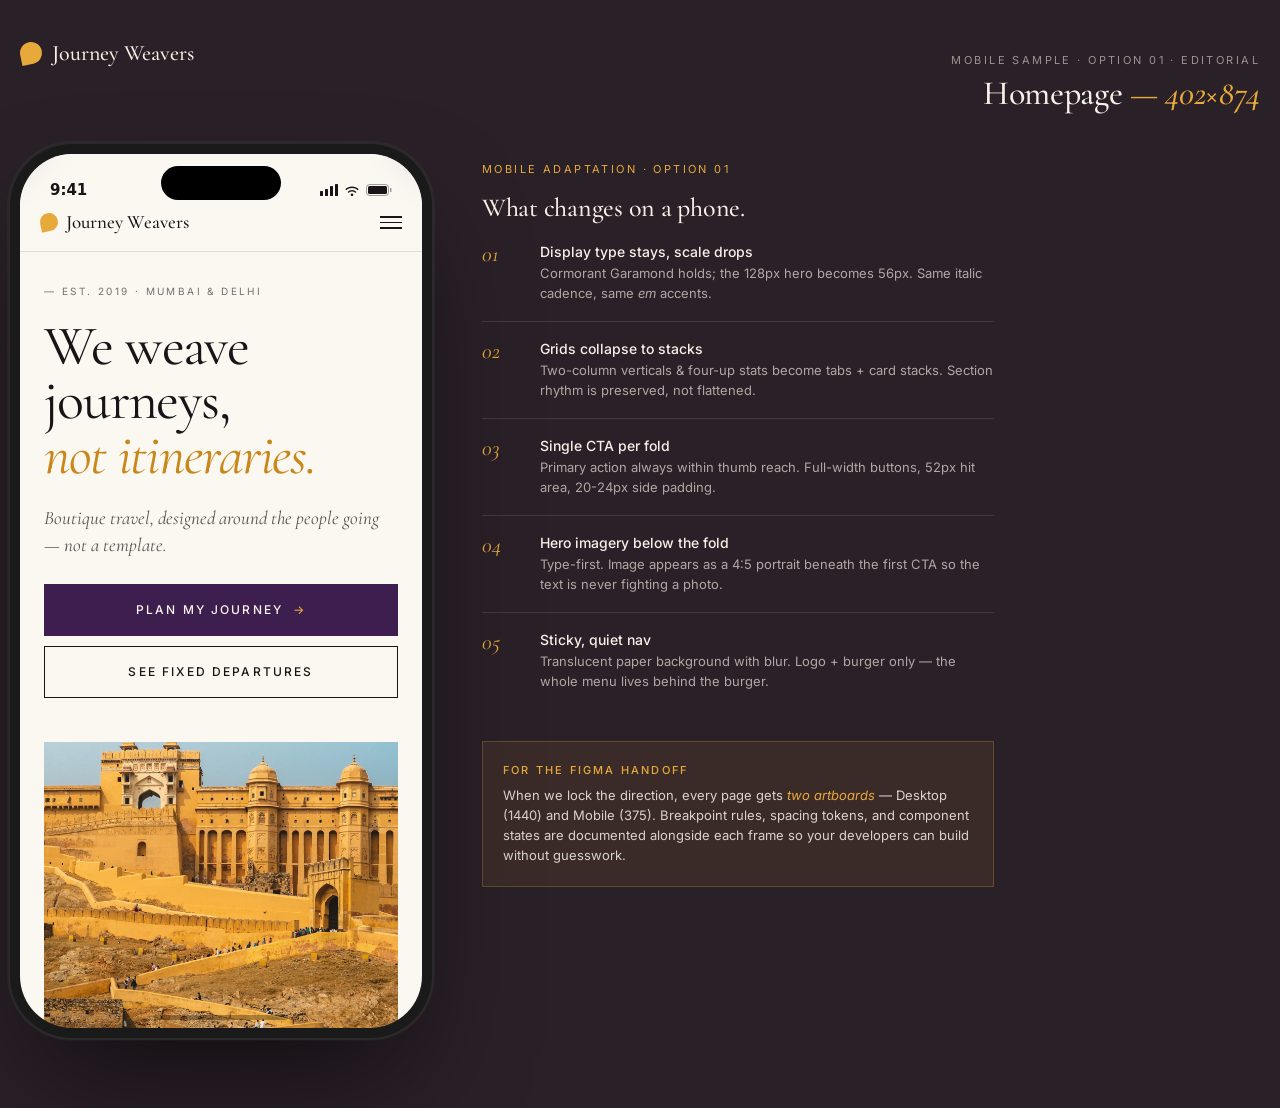
<file: journey-weavers-mobile.html>
<!doctype html>
<html lang="en">
<head>
<meta charset="utf-8"/>
<meta name="viewport" content="width=device-width,initial-scale=1"/>
<title>Journey Weavers — Mobile (Option 01)</title>
<link rel="preconnect" href="https://fonts.googleapis.com"/>
<link rel="preconnect" href="https://fonts.gstatic.com" crossorigin/>
<link href="https://fonts.googleapis.com/css2?family=Cormorant+Garamond:ital,wght@0,400;0,500;0,600;1,400;1,500&family=Inter:wght@400;500;600&display=swap" rel="stylesheet"/>
<template id="__bundler_thumbnail">
<svg xmlns="http://www.w3.org/2000/svg" viewBox="0 0 400 280" width="100%" height="100%">
<rect width="400" height="280" fill="#FBF7F1"/>
<rect x="165" y="50" width="70" height="150" rx="14" fill="#F4A836"/>
<text x="200" y="232" text-anchor="middle" fill="#3E1E4E" font-family="Georgia, serif" font-size="22" font-style="italic">Mobile — Opt. 01</text>
</svg>
</template>
<style>
:root{
  --plum:#3E1E4E;--plum-deep:#2A1436;--saffron:#E8A93B;--saffron-deep:#C9871A;
  --paper:#FBF7F1;--paper-warm:#F3ECDD;--ink:#1A1418;--ink-60:rgba(26,20,24,.6);--ink-70:rgba(26,20,24,.72);
  --serif:"Cormorant Garamond",Georgia,serif;--sans:"Inter",system-ui,sans-serif;
  --hair:rgba(26,20,24,.12);
}
*{box-sizing:border-box;margin:0;padding:0}
body{background:#2a2028;min-height:100vh;font-family:var(--sans);-webkit-font-smoothing:antialiased;color:var(--ink);padding:40px 20px 80px}

/* ===== Page chrome (context above the frame) ===== */
.page-head{max-width:1240px;margin:0 auto 40px;color:#F6F1E7;display:flex;justify-content:space-between;align-items:baseline;gap:24px;flex-wrap:wrap}
.page-head .brand{font-family:var(--serif);font-size:22px;font-weight:500;display:flex;align-items:center;gap:10px}
.page-head .brand::before{content:"";width:22px;height:22px;background:var(--saffron);border-radius:999px 999px 999px 2px;transform:rotate(-12deg)}
.page-head h1{font-family:var(--serif);font-size:34px;font-weight:500;letter-spacing:-.01em}
.page-head h1 em{color:var(--saffron);font-style:italic}
.page-head .meta{font-size:11px;letter-spacing:.22em;text-transform:uppercase;color:rgba(246,241,231,.55)}

.stage{max-width:1240px;margin:0 auto;display:grid;grid-template-columns:auto 1fr;gap:56px;align-items:start}
@media(max-width:900px){.stage{grid-template-columns:1fr}}

/* ===== iPhone frame ===== */
.phone{
  width:402px;height:874px;border-radius:52px;overflow:hidden;position:relative;
  background:#000;
  box-shadow:0 0 0 10px #1a1a1a, 0 0 0 12px #2a2a2a, 0 60px 120px -20px rgba(0,0,0,.6), 0 0 0 13px rgba(255,255,255,.04);
  margin:0 auto;
}
.phone .island{position:absolute;top:12px;left:50%;transform:translateX(-50%);width:120px;height:34px;border-radius:22px;background:#000;z-index:50}
.phone .statusbar{position:absolute;top:0;left:0;right:0;height:54px;display:flex;justify-content:space-between;align-items:center;padding:18px 30px 0;z-index:40;font-size:15px;font-weight:600;color:#1a1418;font-family:-apple-system,system-ui,sans-serif}
.phone .statusbar .right{display:flex;gap:6px;align-items:center}
.phone .statusbar svg{display:block}
.phone .screen{position:absolute;inset:0;overflow-y:auto;overflow-x:hidden;background:var(--paper);scrollbar-width:none}
.phone .screen::-webkit-scrollbar{display:none}
.phone .home-indicator{position:absolute;bottom:8px;left:50%;transform:translateX(-50%);width:134px;height:5px;border-radius:3px;background:rgba(0,0,0,.3);z-index:60;pointer-events:none}

/* ===== Mobile page content ===== */
.m{font-family:var(--sans);color:var(--ink);font-size:15px;line-height:1.5}

/* Nav */
.m-nav{position:sticky;top:0;z-index:30;background:rgba(251,247,241,.92);backdrop-filter:blur(10px);-webkit-backdrop-filter:blur(10px);padding:54px 20px 14px;display:flex;align-items:center;justify-content:space-between;border-bottom:1px solid var(--hair)}
.m-nav .brand{font-family:var(--serif);font-size:19px;font-weight:500;display:flex;align-items:center;gap:8px}
.m-nav .brand::before{content:"";width:18px;height:18px;background:var(--saffron);border-radius:999px 999px 999px 2px;transform:rotate(-12deg)}
.m-nav .burger{display:flex;flex-direction:column;gap:4px;cursor:pointer}
.m-nav .burger span{width:22px;height:1.5px;background:var(--ink)}

/* Hero */
.m-hero{padding:32px 24px 44px}
.m-hero .eyebrow{font-size:10px;letter-spacing:.24em;text-transform:uppercase;color:var(--ink-60);margin-bottom:20px}
.m-hero .eyebrow::before{content:"— "}
.m-hero h1{font-family:var(--serif);font-size:56px;line-height:.98;letter-spacing:-.02em;font-weight:400;margin-bottom:22px}
.m-hero h1 em{color:var(--saffron-deep);font-style:italic}
.m-hero p.sub{font-family:var(--serif);font-size:19px;line-height:1.4;color:var(--ink-70);margin-bottom:26px;font-style:italic}
.m-hero .ctas{display:flex;flex-direction:column;gap:10px}
.m-btn{display:inline-flex;align-items:center;justify-content:center;height:52px;padding:0 22px;font-size:12px;letter-spacing:.18em;text-transform:uppercase;font-weight:500;text-decoration:none;border:1px solid var(--ink);color:var(--ink);background:transparent;gap:10px}
.m-btn.primary{background:var(--plum);color:var(--paper);border-color:var(--plum)}
.m-btn.primary .arrow{color:var(--saffron)}

/* Hero image */
.m-hero-img{margin:0 24px 44px;aspect-ratio:4/5;overflow:hidden;position:relative}
.m-hero-img img{width:100%;height:100%;object-fit:cover;display:block}
.m-hero-img .cap{position:absolute;bottom:14px;left:14px;right:14px;color:#fff;font-family:var(--serif);font-size:13px;font-style:italic;text-shadow:0 1px 6px rgba(0,0,0,.4)}

/* Ticker */
.m-ticker{border-top:1px solid var(--hair);border-bottom:1px solid var(--hair);padding:14px 0;overflow:hidden;white-space:nowrap;font-size:11px;letter-spacing:.16em;text-transform:uppercase;color:var(--ink-60);background:var(--paper-warm)}
.m-ticker .track{display:inline-block;animation:slide 28s linear infinite;padding-left:100%}
.m-ticker .track span{margin-right:28px}
.m-ticker .track span::before{content:"◆ ";color:var(--saffron);margin-right:6px}
@keyframes slide{from{transform:translateX(0)}to{transform:translateX(-100%)}}

/* Section head pattern */
.m-section{padding:56px 24px}
.m-section .eyebrow{font-size:10px;letter-spacing:.24em;text-transform:uppercase;color:var(--ink-60);margin-bottom:6px}
.m-section .rule{width:28px;height:1.5px;background:var(--saffron);margin-bottom:14px}
.m-section h2{font-family:var(--serif);font-size:34px;line-height:1.04;letter-spacing:-.01em;font-weight:400;margin-bottom:18px}
.m-section h2 em{color:var(--saffron-deep);font-style:italic}
.m-section p.lede{font-size:14px;line-height:1.55;color:var(--ink-70);margin-bottom:28px}

/* Stats */
.m-stats{padding:44px 24px;border-top:1px solid var(--hair);border-bottom:1px solid var(--hair)}
.m-stats .grid{display:grid;grid-template-columns:1fr 1fr;gap:28px 16px}
.m-stats .n{font-family:var(--serif);font-size:40px;font-weight:500;line-height:1;color:var(--plum);margin-bottom:4px;letter-spacing:-.02em}
.m-stats .n em{color:var(--saffron-deep);font-style:italic}
.m-stats .l{font-size:11px;letter-spacing:.16em;text-transform:uppercase;color:var(--ink-60);line-height:1.4}

/* Verticals (tabs + card stack) */
.m-verticals{background:var(--paper-warm);padding-bottom:56px}
.m-tabs{display:flex;gap:0;padding:0 24px 20px;margin-top:20px;border-bottom:1px solid var(--hair)}
.m-tabs button{flex:1;padding:14px 0;font-family:var(--sans);font-size:11px;letter-spacing:.2em;text-transform:uppercase;font-weight:500;background:transparent;border:none;color:var(--ink-60);cursor:pointer;position:relative;padding-bottom:10px}
.m-tabs button.on{color:var(--ink)}
.m-tabs button.on::after{content:"";position:absolute;bottom:-1px;left:0;right:0;height:2px;background:var(--plum)}
.m-vcards{padding:28px 24px 0;display:flex;flex-direction:column;gap:14px}
.m-vcard{background:#fff;border:1px solid var(--hair);padding:22px;display:flex;gap:16px;align-items:flex-start}
.m-vcard .num{font-family:var(--serif);font-size:15px;font-style:italic;color:var(--saffron-deep);line-height:1;padding-top:4px;min-width:24px}
.m-vcard h3{font-family:var(--serif);font-size:22px;line-height:1.15;margin-bottom:6px;font-weight:500}
.m-vcard p{font-size:13px;line-height:1.5;color:var(--ink-70)}
.m-vcard .arrow{color:var(--saffron-deep);font-size:20px;margin-left:auto;align-self:center}

/* Philosophy (quote-ish section) */
.m-philo{padding:72px 24px;position:relative}
.m-philo .mark{font-family:var(--serif);font-size:90px;line-height:.7;color:var(--saffron);font-style:italic;margin-bottom:-10px}
.m-philo blockquote{font-family:var(--serif);font-size:26px;line-height:1.25;letter-spacing:-.01em;font-weight:400}
.m-philo blockquote em{color:var(--saffron-deep);font-style:italic}
.m-philo cite{display:block;margin-top:22px;font-size:11px;letter-spacing:.2em;text-transform:uppercase;color:var(--ink-60);font-style:normal}

/* Featured departures (dark band) */
.m-dark{background:var(--plum-deep);color:var(--paper);padding:56px 24px}
.m-dark .eyebrow{color:rgba(246,241,231,.6)}
.m-dark h2{color:var(--paper)}
.m-dark p.lede{color:rgba(246,241,231,.7)}
.m-dep-card{background:rgba(255,255,255,.04);border:1px solid rgba(246,241,231,.12);margin-top:16px;overflow:hidden}
.m-dep-card .img{aspect-ratio:3/2;background:#222;overflow:hidden}
.m-dep-card .img img{width:100%;height:100%;object-fit:cover;display:block}
.m-dep-card .body{padding:22px}
.m-dep-card .tag{font-size:10px;letter-spacing:.2em;text-transform:uppercase;color:var(--saffron);margin-bottom:10px}
.m-dep-card h3{font-family:var(--serif);font-size:22px;font-weight:500;margin-bottom:6px;line-height:1.15}
.m-dep-card .meta{font-size:12px;color:rgba(246,241,231,.65);display:flex;gap:12px;margin-bottom:14px}
.m-dep-card .meta span::before{content:"· ";margin-right:4px}
.m-dep-card .meta span:first-child::before{content:""}
.m-dep-card .price{font-family:var(--serif);font-size:18px;font-style:italic;color:var(--saffron)}
.m-dep-card .go{font-size:11px;letter-spacing:.2em;text-transform:uppercase;color:var(--paper);display:flex;justify-content:space-between;align-items:center;padding:14px 22px;border-top:1px solid rgba(246,241,231,.12)}

/* Testimonials */
.m-test{background:var(--paper-warm);padding:56px 24px}
.m-test-card{background:#fff;border:1px solid var(--hair);padding:28px 24px;margin-bottom:14px}
.m-test-card .quote{font-family:var(--serif);font-size:19px;line-height:1.4;font-style:italic;color:var(--ink);margin-bottom:20px}
.m-test-card .who{display:flex;align-items:center;gap:12px}
.m-test-card .avatar{width:42px;height:42px;border-radius:50%;background:var(--plum);color:var(--paper);display:flex;align-items:center;justify-content:center;font-family:var(--serif);font-size:17px}
.m-test-card .who .name{font-size:13px;font-weight:500}
.m-test-card .who .sub{font-size:11px;color:var(--ink-60);letter-spacing:.06em}

/* Final CTA */
.m-cta{padding:72px 24px;background:var(--plum);color:var(--paper);text-align:center;position:relative;overflow:hidden}
.m-cta .leaf{position:absolute;top:50%;left:50%;transform:translate(-50%,-50%);width:240px;height:240px;background:var(--saffron);opacity:.08;border-radius:50%}
.m-cta h2{font-family:var(--serif);font-size:40px;line-height:1;font-weight:400;letter-spacing:-.01em;color:var(--paper);margin-bottom:10px;position:relative}
.m-cta h2 em{color:var(--saffron);font-style:italic}
.m-cta p{font-size:14px;color:rgba(246,241,231,.75);margin-bottom:28px;position:relative}
.m-cta .m-btn{position:relative;width:100%;background:var(--saffron);border-color:var(--saffron);color:var(--plum-deep)}

/* Footer */
.m-footer{background:var(--ink);color:var(--paper);padding:48px 24px 28px;font-size:13px}
.m-footer .brand{font-family:var(--serif);font-size:22px;margin-bottom:18px;display:flex;align-items:center;gap:10px}
.m-footer .brand::before{content:"";width:20px;height:20px;background:var(--saffron);border-radius:999px 999px 999px 2px;transform:rotate(-12deg)}
.m-footer p.desc{color:rgba(246,241,231,.65);line-height:1.55;margin-bottom:26px;max-width:28ch}
.m-footer .col{margin-bottom:24px}
.m-footer .col h4{font-size:10px;letter-spacing:.22em;text-transform:uppercase;color:rgba(246,241,231,.5);margin-bottom:12px}
.m-footer .col a{display:block;color:var(--paper);opacity:.85;padding:6px 0;text-decoration:none;font-size:14px}
.m-footer .fine{border-top:1px solid rgba(246,241,231,.12);padding-top:18px;color:rgba(246,241,231,.5);font-size:11px;display:flex;justify-content:space-between;letter-spacing:.04em}

/* ===== Spec callouts beside the phone ===== */
.specs{color:#F6F1E7;padding:8px 4px;max-width:520px}
.specs .eyebrow{font-size:11px;letter-spacing:.22em;text-transform:uppercase;color:var(--saffron);margin-bottom:16px}
.specs h3{font-family:var(--serif);font-size:26px;font-weight:500;margin-bottom:20px;letter-spacing:-.01em}
.specs ul{list-style:none;display:flex;flex-direction:column;gap:18px;margin-bottom:32px}
.specs li{display:grid;grid-template-columns:44px 1fr;gap:14px;padding-bottom:18px;border-bottom:1px solid rgba(246,241,231,.12)}
.specs li:last-child{border-bottom:none}
.specs .num{font-family:var(--serif);font-size:22px;color:var(--saffron);font-style:italic;line-height:1}
.specs .t{font-size:14px;font-weight:500;margin-bottom:4px}
.specs .d{font-size:13px;color:rgba(246,241,231,.65);line-height:1.5}
.specs .handoff{background:rgba(232,169,59,.08);border:1px solid rgba(232,169,59,.25);padding:20px;font-size:13px;line-height:1.55;color:rgba(246,241,231,.85)}
.specs .handoff strong{color:var(--saffron);display:block;margin-bottom:6px;font-size:11px;letter-spacing:.2em;text-transform:uppercase;font-weight:500}
</style>
</head>
<body>

<div class="page-head">
  <div>
    <div class="brand">Journey Weavers</div>
  </div>
  <div style="text-align:right">
    <div class="meta" style="margin-bottom:6px">Mobile Sample · Option 01 · Editorial</div>
    <h1>Homepage <em>— 402×874</em></h1>
  </div>
</div>

<div class="stage">
  <!-- Phone frame -->
  <div class="phone">
    <div class="island"></div>
    <div class="statusbar">
      <span>9:41</span>
      <span class="right">
        <!-- signal -->
        <svg width="18" height="12" viewBox="0 0 18 12"><rect x="0" y="7" width="3" height="5" rx=".6" fill="#1a1418"/><rect x="5" y="5" width="3" height="7" rx=".6" fill="#1a1418"/><rect x="10" y="2" width="3" height="10" rx=".6" fill="#1a1418"/><rect x="15" y="0" width="3" height="12" rx=".6" fill="#1a1418"/></svg>
        <!-- wifi -->
        <svg width="16" height="11" viewBox="0 0 16 11"><path d="M8 3c2.2 0 4.2.9 5.7 2.3l1-1C12.9 2.5 10.6 1.5 8 1.5S3.1 2.5 1.3 4.3l1 1C3.8 3.9 5.8 3 8 3z" fill="#1a1418"/><path d="M8 6.5c1.3 0 2.5.5 3.4 1.4l1-1C11.3 5.8 9.7 5 8 5s-3.3.8-4.4 1.9l1 1c.9-.9 2.1-1.4 3.4-1.4z" fill="#1a1418"/><circle cx="8" cy="9.8" r="1.3" fill="#1a1418"/></svg>
        <!-- battery -->
        <svg width="26" height="12" viewBox="0 0 26 12"><rect x=".5" y=".5" width="22" height="11" rx="3" stroke="#1a1418" stroke-opacity=".4" fill="none"/><rect x="2" y="2" width="19" height="8" rx="1.5" fill="#1a1418"/><rect x="24" y="4" width="1.5" height="4" rx=".5" fill="#1a1418" fill-opacity=".4"/></svg>
      </span>
    </div>
    <div class="screen">
      <!-- App content -->
      <div class="m">

        <!-- Nav -->
        <header class="m-nav">
          <div class="brand">Journey Weavers</div>
          <div class="burger" aria-label="Menu"><span></span><span></span><span></span></div>
        </header>

        <!-- Hero -->
        <section class="m-hero">
          <div class="eyebrow">Est. 2019 · Mumbai &amp; Delhi</div>
          <h1>We weave<br/>journeys,<br/><em>not itineraries.</em></h1>
          <p class="sub">Boutique travel, designed around the people going — not a template.</p>
          <div class="ctas">
            <a href="#" class="m-btn primary">Plan my journey <span class="arrow">→</span></a>
            <a href="#" class="m-btn">See fixed departures</a>
          </div>
        </section>

        <!-- Hero image -->
        <figure class="m-hero-img">
          <img src="assets/stock/rajasthan1.jpg" alt=""/>
          <figcaption class="cap">Sunrise over Jaisalmer, Thar Desert</figcaption>
        </figure>

        <!-- Ticker -->
        <div class="m-ticker">
          <div class="track">
            <span>Corporate offsites</span><span>Boutique weddings</span><span>Silver anniversaries</span><span>#TravelWithin</span><span>Family journeys</span><span>Milestone trips</span><span>Fixed departures</span>
          </div>
        </div>

        <!-- Stats -->
        <section class="m-stats">
          <div class="grid">
            <div><div class="n">600<em>+</em></div><div class="l">Journeys<br/>woven</div></div>
            <div><div class="n">38</div><div class="l">Countries<br/>traversed</div></div>
            <div><div class="n">96<em>%</em></div><div class="l">Repeat &amp;<br/>referred</div></div>
            <div><div class="n">6</div><div class="l">Years of<br/>quiet craft</div></div>
          </div>
        </section>

        <!-- Verticals -->
        <section class="m-verticals m-section" style="padding-bottom:0">
          <div class="eyebrow">02 — What we do</div>
          <div class="rule"></div>
          <h2>Two hands,<br/><em>many threads.</em></h2>
          <p class="lede">We weave for teams, and for the people you love.</p>

          <div class="m-tabs" role="tablist">
            <button class="on">Corporate</button>
            <button>Personal</button>
          </div>
          <div class="m-vcards">
            <a href="#" class="m-vcard"><div class="num">01</div><div><h3>Leadership offsites</h3><p>Himalayan retreats, Udaipur palaces, Alibaug villas.</p></div><div class="arrow">→</div></a>
            <a href="#" class="m-vcard"><div class="num">02</div><div><h3>Team incentives</h3><p>Reward trips your people will keep talking about.</p></div><div class="arrow">→</div></a>
            <a href="#" class="m-vcard"><div class="num">03</div><div><h3>Annual offsites</h3><p>Productive, playful, properly fed. 50–500 pax.</p></div><div class="arrow">→</div></a>
            <a href="#" class="m-vcard"><div class="num">04</div><div><h3>Corporate gifting</h3><p>Not a hamper. A curated micro-journey.</p></div><div class="arrow">→</div></a>
          </div>
        </section>

        <!-- Philosophy / pull quote -->
        <section class="m-philo">
          <div class="mark">"</div>
          <blockquote>The opposite of a checklist. We design for the <em>quiet hours</em> between the photos — the bits you'll actually remember.</blockquote>
          <cite>— Our philosophy, No. 03</cite>
        </section>

        <!-- Featured departures -->
        <section class="m-dark">
          <div class="eyebrow" style="margin-bottom:6px">04 — Fixed departures</div>
          <div class="rule" style="background:var(--saffron);width:28px;height:1.5px;margin-bottom:14px"></div>
          <h2>Trips already<br/><em>in motion.</em></h2>
          <p class="lede">Join a small group. Book a seat. Wander intentionally.</p>

          <article class="m-dep-card">
            <div class="img"><img src="assets/stock/kerala1.jpg" alt=""/></div>
            <div class="body">
              <div class="tag">Monsoon · Kerala</div>
              <h3>Slow Backwaters &amp; Spice Trails</h3>
              <div class="meta"><span>7 nights</span><span>Oct 12</span><span>8 guests</span></div>
              <div class="price">From ₹ 1,68,000 <span style="color:rgba(246,241,231,.6);font-size:12px;font-style:normal;letter-spacing:.06em;margin-left:4px">/ person</span></div>
            </div>
            <div class="go">View itinerary <span>→</span></div>
          </article>

          <article class="m-dep-card">
            <div class="img"><img src="assets/stock/ladakh.jpg" alt=""/></div>
            <div class="body">
              <div class="tag">High Himalaya · Ladakh</div>
              <h3>Monasteries Above the Clouds</h3>
              <div class="meta"><span>9 nights</span><span>Sep 04</span><span>10 guests</span></div>
              <div class="price">From ₹ 2,24,000 <span style="color:rgba(246,241,231,.6);font-size:12px;font-style:normal;letter-spacing:.06em;margin-left:4px">/ person</span></div>
            </div>
            <div class="go">View itinerary <span>→</span></div>
          </article>
        </section>

        <!-- Testimonials -->
        <section class="m-test">
          <div class="eyebrow" style="font-size:10px;letter-spacing:.24em;text-transform:uppercase;color:var(--ink-60);margin-bottom:6px">06 — Client love</div>
          <div class="rule" style="width:28px;height:1.5px;background:var(--saffron);margin-bottom:14px"></div>
          <h2 style="font-family:var(--serif);font-size:34px;line-height:1.04;font-weight:400;margin-bottom:26px">The nicest<br/><em style="color:var(--saffron-deep);font-style:italic">kind of noise.</em></h2>

          <div class="m-test-card">
            <div class="quote">"They planned our anniversary trip the way a good friend would — not a travel agent. Every little thing felt considered."</div>
            <div class="who"><div class="avatar">R</div><div><div class="name">Radhika &amp; Arjun M.</div><div class="sub">Silver anniversary · Sri Lanka</div></div></div>
          </div>

          <div class="m-test-card">
            <div class="quote">"Our team is still quoting that offsite, three months later. The restraint — not over-scheduling us — was the magic."</div>
            <div class="who"><div class="avatar">P</div><div><div class="name">Priya Shah</div><div class="sub">People Lead, fintech · Coorg offsite</div></div></div>
          </div>
        </section>

        <!-- Final CTA -->
        <section class="m-cta">
          <div class="leaf"></div>
          <h2>Shall we <em>weave</em><br/>yours?</h2>
          <p>A 20-minute call. No pitch, just listening.</p>
          <a href="#" class="m-btn primary">Begin your journey →</a>
        </section>

        <!-- Footer -->
        <footer class="m-footer">
          <div class="brand">Journey Weavers</div>
          <p class="desc">Boutique travel house for considered journeys. Mumbai · Delhi.</p>
          <div class="col">
            <h4>Explore</h4>
            <a href="#">Corporate</a>
            <a href="#">Personal</a>
            <a href="#">Fixed departures</a>
            <a href="#">#TravelWithin</a>
          </div>
          <div class="col">
            <h4>Contact</h4>
            <a href="mailto:hello@journeyweavers.in">hello@journeyweavers.in</a>
            <a href="tel:+919999999999">+91 99999 99999</a>
          </div>
          <div class="fine"><span>© 2025 Journey Weavers</span><span>IATA · ASTA</span></div>
        </footer>

      </div>
    </div>
    <div class="home-indicator"></div>
  </div>

  <!-- Spec callouts -->
  <aside class="specs">
    <div class="eyebrow">Mobile adaptation · Option 01</div>
    <h3>What changes on a phone.</h3>

    <ul>
      <li>
        <div class="num">01</div>
        <div>
          <div class="t">Display type stays, scale drops</div>
          <div class="d">Cormorant Garamond holds; the 128px hero becomes 56px. Same italic cadence, same <em>em</em> accents.</div>
        </div>
      </li>
      <li>
        <div class="num">02</div>
        <div>
          <div class="t">Grids collapse to stacks</div>
          <div class="d">Two-column verticals &amp; four-up stats become tabs + card stacks. Section rhythm is preserved, not flattened.</div>
        </div>
      </li>
      <li>
        <div class="num">03</div>
        <div>
          <div class="t">Single CTA per fold</div>
          <div class="d">Primary action always within thumb reach. Full-width buttons, 52px hit area, 20-24px side padding.</div>
        </div>
      </li>
      <li>
        <div class="num">04</div>
        <div>
          <div class="t">Hero imagery below the fold</div>
          <div class="d">Type-first. Image appears as a 4:5 portrait beneath the first CTA so the text is never fighting a photo.</div>
        </div>
      </li>
      <li>
        <div class="num">05</div>
        <div>
          <div class="t">Sticky, quiet nav</div>
          <div class="d">Translucent paper background with blur. Logo + burger only — the whole menu lives behind the burger.</div>
        </div>
      </li>
    </ul>

    <div class="handoff">
      <strong>For the Figma handoff</strong>
      When we lock the direction, every page gets <em style="color:var(--saffron);font-style:italic">two artboards</em> — Desktop (1440) and Mobile (375). Breakpoint rules, spacing tokens, and component states are documented alongside each frame so your developers can build without guesswork.
    </div>
  </aside>
</div>

</body>
</html>
</file>
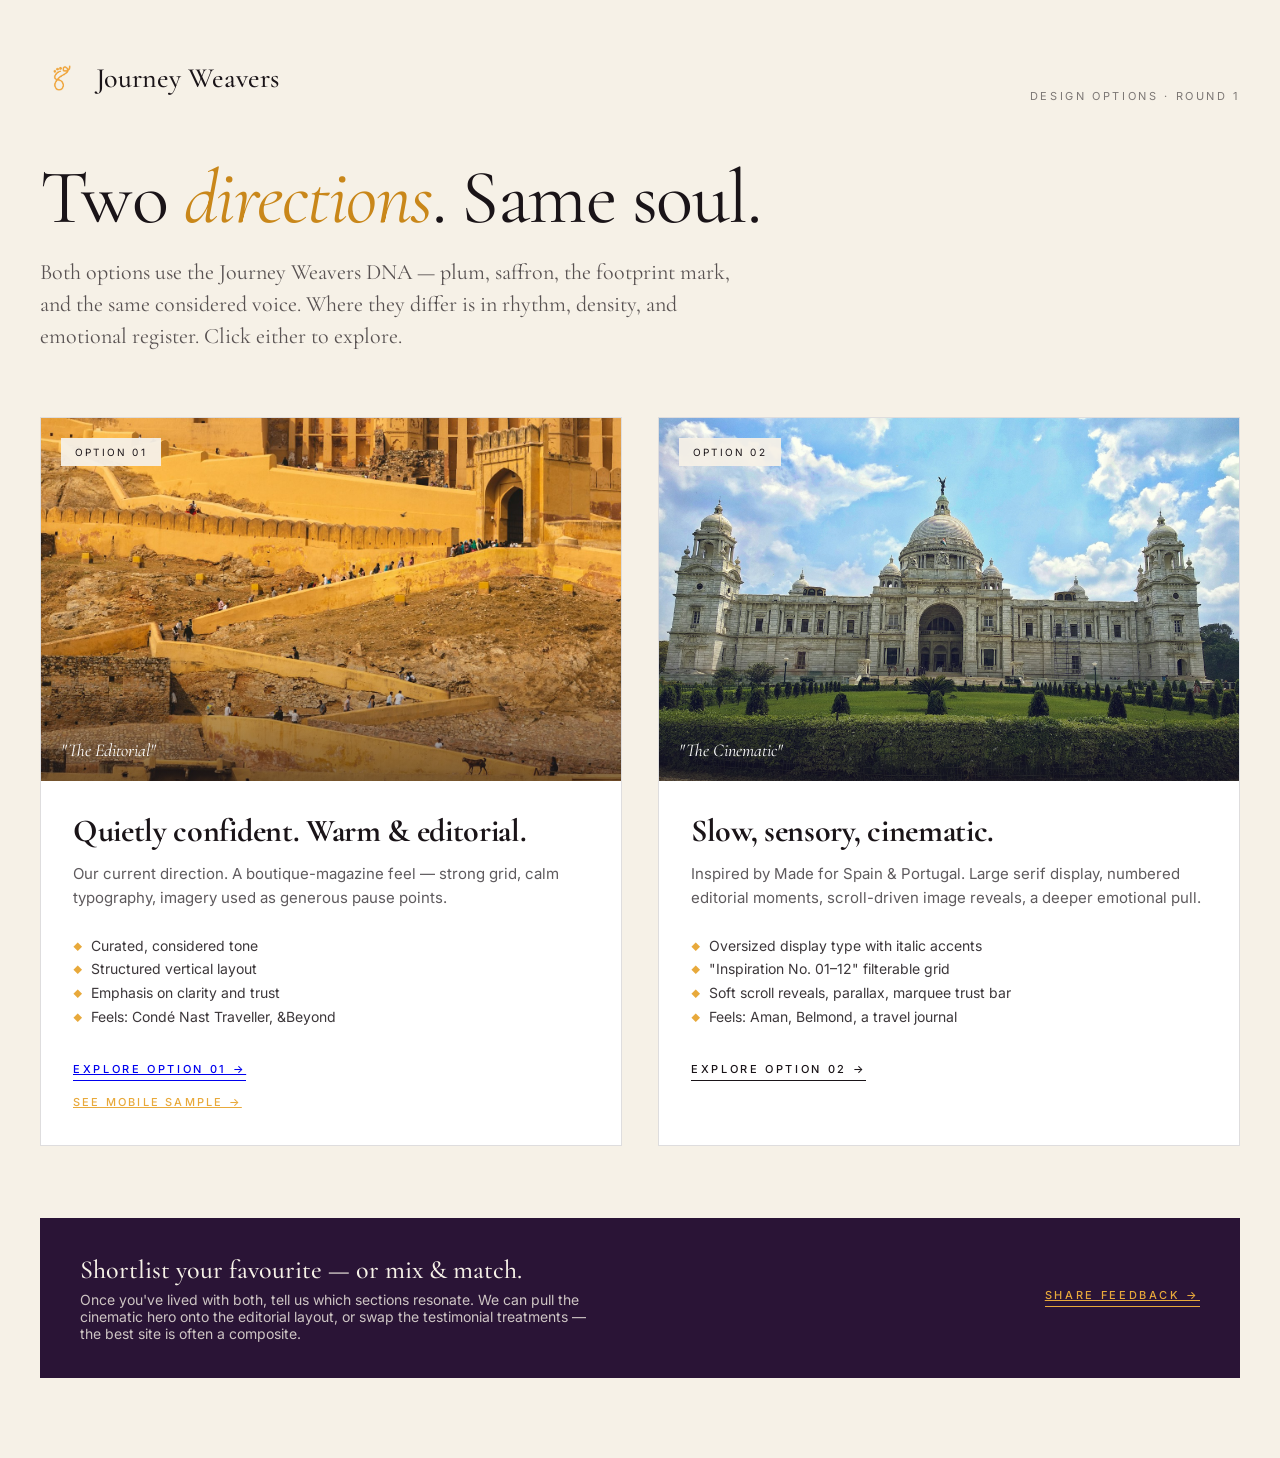
<file: options.html>
<!doctype html>
<html lang="en">
<head>
<meta charset="utf-8"/>
<meta name="viewport" content="width=device-width,initial-scale=1"/>
<title>Journey Weavers — Design Options</title>
<link rel="preconnect" href="https://fonts.googleapis.com"/>
<link rel="preconnect" href="https://fonts.gstatic.com" crossorigin/>
<link href="https://fonts.googleapis.com/css2?family=Cormorant+Garamond:ital,wght@0,400;0,500;1,400&family=Inter:wght@400;500;600&display=swap" rel="stylesheet"/>
<template id="__bundler_thumbnail">
<svg xmlns="http://www.w3.org/2000/svg" viewBox="0 0 400 280" width="100%" height="100%">
<rect width="400" height="280" fill="#2A1436"/>
<circle cx="200" cy="110" r="38" fill="#E8A93B"/>
<text x="200" y="200" text-anchor="middle" fill="#F6F1E7" font-family="Georgia, serif" font-size="26" font-style="italic">Journey Weavers</text>
<text x="200" y="230" text-anchor="middle" fill="#E8A93B" font-family="Georgia, serif" font-size="12" letter-spacing="3">DESIGN OPTIONS</text>
</svg>
</template>
<style>
  :root{
    --plum:#2A1436;--saffron:#E8A93B;--paper:#F6F1E7;--ink:#1A1418;--hair:rgba(26,20,24,.14);
    --serif:"Cormorant Garamond",Georgia,serif;--sans:"Inter",system-ui,sans-serif;
  }
  *{box-sizing:border-box;margin:0;padding:0}
  body{background:var(--paper);color:var(--ink);font-family:var(--sans);-webkit-font-smoothing:antialiased;min-height:100vh}
  .wrap{max-width:1280px;margin:0 auto;padding:56px 40px 80px}
  header{display:flex;justify-content:space-between;align-items:baseline;margin-bottom:56px;gap:30px;flex-wrap:wrap}
  .brand{font-family:var(--serif);font-size:28px;font-weight:500;display:flex;align-items:center;gap:12px}
  .brand img{width:44px;height:44px;object-fit:contain;display:block;mix-blend-mode:multiply}
  .meta{font-size:11px;letter-spacing:.24em;text-transform:uppercase;color:rgba(26,20,24,.55)}
  h1{font-family:var(--serif);font-size:clamp(44px,6vw,84px);line-height:1.02;letter-spacing:-0.02em;font-weight:400;max-width:900px;margin-bottom:20px}
  h1 em{color:#C9871A;font-style:italic}
  .lede{font-family:var(--serif);font-size:22px;line-height:1.45;max-width:720px;color:rgba(26,20,24,.72);margin-bottom:64px}
  .grid{display:grid;grid-template-columns:1fr 1fr;gap:36px}
  .card{background:#fff;border:1px solid var(--hair);overflow:hidden;transition:transform .4s cubic-bezier(.2,.7,.2,1),box-shadow .4s;text-decoration:none;color:inherit;display:flex;flex-direction:column}
  .card:hover{transform:translateY(-6px);box-shadow:0 30px 60px -30px rgba(42,20,54,.35)}
  .card .preview{aspect-ratio:16/10;position:relative;overflow:hidden;background:#2A1436}
  .card .preview img{position:absolute;inset:0;width:100%;height:100%;object-fit:cover;display:block}
  .card .preview::after{content:"";position:absolute;inset:0;background:linear-gradient(180deg,transparent 60%,rgba(26,20,24,.55));z-index:1}
  .card .tag{position:absolute;top:20px;left:20px;background:rgba(246,241,231,.95);padding:8px 14px;font-size:10px;letter-spacing:.22em;text-transform:uppercase;z-index:2}
  .card .label{position:absolute;bottom:20px;left:20px;color:#fff;font-family:var(--serif);font-size:18px;font-style:italic;z-index:2}
  .card .body{padding:32px 32px 36px}
  .card h2{font-family:var(--serif);font-size:32px;line-height:1.1;letter-spacing:-0.01em;margin-bottom:14px}
  .card p{font-size:15px;line-height:1.6;color:rgba(26,20,24,.7);margin-bottom:24px}
  .card .bullets{list-style:none;font-size:14px;line-height:1.7;color:rgba(26,20,24,.85);margin-bottom:28px}
  .card .bullets li{padding-left:18px;position:relative}
  .card .bullets li::before{content:"◆";position:absolute;left:0;color:var(--saffron);font-size:9px;top:5px}
  .card .go{display:inline-flex;align-items:center;gap:10px;font-size:11px;letter-spacing:.24em;text-transform:uppercase;font-weight:500;padding-bottom:4px;border-bottom:1px solid currentColor;width:fit-content}
  .note{margin-top:72px;padding:36px 40px;background:var(--plum);color:var(--paper);display:flex;justify-content:space-between;align-items:center;gap:30px;flex-wrap:wrap}
  .note h3{font-family:var(--serif);font-size:26px;font-weight:500}
  .note p{font-size:14px;opacity:.8;max-width:520px;margin-top:6px}
  @media (max-width:860px){.grid{grid-template-columns:1fr}.wrap{padding:32px 20px 60px}}
</style>
</head>
<body>
<div class="wrap">
  <header>
    <div class="brand"><img src="assets/logo-mark.jpg" alt="Journey Weavers"/>Journey Weavers</div>
    <div class="meta">Design Options · Round 1</div>
  </header>

  <h1>Two <em>directions</em>. Same soul.</h1>
  <p class="lede">Both options use the Journey Weavers DNA — plum, saffron, the footprint mark, and the same considered voice. Where they differ is in rhythm, density, and emotional register. Click either to explore.</p>

  <div class="grid">
    <div class="card" role="link" tabindex="0" onclick="if(event.target.closest('a'))return;location.href='journey-weavers.html'" onkeydown="if(event.key==='Enter')location.href='journey-weavers.html'" style="cursor:pointer">
      <div class="preview">
        <img src="assets/stock/rajasthan1.jpg" alt="Editorial design preview" loading="lazy"/>
        <span class="tag">Option 01</span>
        <span class="label">"The Editorial"</span>
      </div>
      <div class="body">
        <h2>Quietly confident. Warm & editorial.</h2>
        <p>Our current direction. A boutique-magazine feel — strong grid, calm typography, imagery used as generous pause points.</p>
        <ul class="bullets">
          <li>Curated, considered tone</li>
          <li>Structured vertical layout</li>
          <li>Emphasis on clarity and trust</li>
          <li>Feels: Condé Nast Traveller, &Beyond</li>
        </ul>
        <a href="journey-weavers.html" class="go">Explore Option 01 →</a>
        <a href="journey-weavers-mobile.html" style="display:block;margin-top:14px;font-size:11px;letter-spacing:.2em;text-transform:uppercase;color:var(--saffron);font-weight:500">See mobile sample →</a>
      </div>
    </div>

    <a class="card" href="journey-weavers-cinematic.html">
      <div class="preview">
        <img src="assets/stock/hero3.jpg" alt="Cinematic design preview" loading="lazy"/>
        <span class="tag">Option 02</span>
        <span class="label">"The Cinematic"</span>
      </div>
      <div class="body">
        <h2>Slow, sensory, cinematic.</h2>
        <p>Inspired by Made for Spain & Portugal. Large serif display, numbered editorial moments, scroll-driven image reveals, a deeper emotional pull.</p>
        <ul class="bullets">
          <li>Oversized display type with italic accents</li>
          <li>"Inspiration No. 01–12" filterable grid</li>
          <li>Soft scroll reveals, parallax, marquee trust bar</li>
          <li>Feels: Aman, Belmond, a travel journal</li>
        </ul>
        <span class="go">Explore Option 02 →</span>
      </div>
    </a>
  </div>

  <div class="note">
    <div>
      <h3>Shortlist your favourite — or mix & match.</h3>
      <p>Once you've lived with both, tell us which sections resonate. We can pull the cinematic hero onto the editorial layout, or swap the testimonial treatments — the best site is often a composite.</p>
    </div>
    <a href="mailto:hello@journeyweavers.in" style="color:var(--saffron);font-size:11px;letter-spacing:.24em;text-transform:uppercase;font-weight:500;white-space:nowrap;border-bottom:1px solid currentColor;padding-bottom:4px">Share feedback →</a>
  </div>
</div>
</body>
</html>
</file>
<file: v2.css>
/* Journey Weavers v2 — Cinematic editorial (MFSP-inspired)
   Palette: kept plum + saffron; deepened for moody hero moments.
*/
:root {
  --v2-plum: #2A1436;
  --v2-plum-mid: #3E1E4E;
  --v2-saffron: #E8A93B;
  --v2-saffron-deep: #C9871A;
  --v2-paper: #F6F1E7;
  --v2-paper-deep: #ECE3D2;
  --v2-ink: #1A1418;
  --v2-ink-70: rgba(26,20,24,0.72);
  --v2-ink-50: rgba(26,20,24,0.5);
  --v2-ink-20: rgba(26,20,24,0.2);
  --v2-hair: rgba(26,20,24,0.14);
  --v2-serif: "Cormorant Garamond","EB Garamond",Georgia,serif;
  --v2-sans: "Inter",-apple-system,sans-serif;
  --v2-mono: "JetBrains Mono",ui-monospace,monospace;
}
*{box-sizing:border-box;margin:0;padding:0}
html,body{background:var(--v2-paper);color:var(--v2-ink);font-family:var(--v2-sans);font-size:16px;line-height:1.55;-webkit-font-smoothing:antialiased;overflow-x:hidden}
a{color:inherit;text-decoration:none}
button{font:inherit;cursor:pointer;border:none;background:none;color:inherit}
img{display:block;max-width:100%}

/* type */
.v2-display{font-family:var(--v2-serif);font-weight:400;letter-spacing:-0.022em;line-height:0.95;font-feature-settings:"liga","dlig"}
.v2-display em{font-style:italic;color:var(--v2-saffron-deep)}
.v2-eyebrow{font-family:var(--v2-sans);font-size:11px;letter-spacing:0.28em;text-transform:uppercase;font-weight:500;color:var(--v2-ink-70)}
.v2-lede{font-family:var(--v2-serif);font-size:24px;line-height:1.45;color:var(--v2-ink-70)}
.v2-num{font-family:var(--v2-serif);font-variant-numeric:lining-nums}

.v2-container{max-width:1380px;margin:0 auto;padding:0 56px}
.v2-narrow{max-width:960px;margin:0 auto;padding:0 56px}
.v2-hair{height:1px;background:var(--v2-hair)}

/* logo mask */
.v2-logo{display:inline-block;width:1em;height:1em;background-color:currentColor;-webkit-mask:url('assets/logo-mask.png') center/contain no-repeat;mask:url('assets/logo-mask.png') center/contain no-repeat;vertical-align:middle}

/* nav */
.v2-nav{position:fixed;top:0;left:0;right:0;z-index:40;padding:20px 56px;display:flex;justify-content:space-between;align-items:center;transition:background .4s,backdrop-filter .4s;color:var(--v2-paper)}
.v2-nav.scrolled{background:rgba(42,20,54,.9);backdrop-filter:blur(18px);-webkit-backdrop-filter:blur(18px)}
.v2-nav.light{color:var(--v2-ink)}
.v2-nav.light.scrolled{background:rgba(246,241,231,.88)}
.v2-brand{display:flex;align-items:center;gap:10px;font-family:var(--v2-serif);font-size:22px;font-weight:500}
.v2-brand .v2-logo{font-size:28px;color:var(--v2-saffron)}
.v2-nav-links{display:flex;gap:26px;font-size:12px;letter-spacing:0.18em;text-transform:uppercase}
.v2-nav-links a{opacity:0.8;transition:opacity .15s,color .15s}
.v2-nav-links a:hover{opacity:1;color:var(--v2-saffron)}

/* CTA button */
.v2-btn{display:inline-flex;align-items:center;gap:12px;padding:16px 26px;font-size:11px;letter-spacing:0.24em;text-transform:uppercase;font-weight:500;border:1px solid currentColor;border-radius:0;transition:all .25s;cursor:pointer;position:relative;overflow:hidden}
.v2-btn::before{content:"";position:absolute;inset:0;background:var(--v2-saffron);transform:translateY(101%);transition:transform .35s cubic-bezier(.77,0,.18,1);z-index:-1}
.v2-btn:hover::before{transform:translateY(0)}
.v2-btn:hover{color:var(--v2-plum);border-color:var(--v2-saffron)}
.v2-btn-fill{background:var(--v2-saffron);color:var(--v2-plum);border-color:var(--v2-saffron)}
.v2-btn-fill::before{background:var(--v2-plum)}
.v2-btn-fill:hover{color:var(--v2-paper);border-color:var(--v2-plum)}

/* reveal on scroll */
.v2-reveal{opacity:0;transform:translateY(36px);transition:opacity 1.1s cubic-bezier(.22,.61,.36,1),transform 1.1s cubic-bezier(.22,.61,.36,1)}
.v2-reveal.in{opacity:1;transform:none}
.v2-reveal-img{clip-path:inset(0 0 100% 0);transition:clip-path 1.3s cubic-bezier(.77,0,.18,1)}
.v2-reveal-img.in{clip-path:inset(0)}
.v2-stagger > * { transition-delay: calc(var(--i,0) * 0.12s); }

/* hero */
.v2-hero{position:relative;height:100vh;min-height:720px;overflow:hidden;color:var(--v2-paper)}
.v2-hero-bg{position:absolute;inset:-6% -3% -3% -3%;background:center/cover no-repeat;transform:scale(1.08);transition:transform 1.8s ease}
.v2-hero-overlay{position:absolute;inset:0;background:linear-gradient(180deg,rgba(26,20,24,.28) 0%,rgba(26,20,24,.15) 40%,rgba(42,20,54,.75) 100%)}
.v2-hero-inner{position:relative;height:100%;display:flex;flex-direction:column;justify-content:flex-end;padding:0 56px 100px;z-index:2}
.v2-hero h1{font-family:var(--v2-serif);font-size:clamp(64px,9.2vw,148px);line-height:0.94;letter-spacing:-0.028em;font-weight:400;max-width:1100px}
.v2-hero .v2-eyebrow{color:rgba(255,255,255,0.85);margin-bottom:24px}
.v2-hero-meta{display:flex;justify-content:space-between;align-items:flex-end;margin-top:48px;gap:40px;flex-wrap:wrap}
.v2-hero-coords{font-family:var(--v2-mono);font-size:11px;letter-spacing:.14em;color:rgba(255,255,255,0.7)}
.v2-hero-scroll{display:flex;flex-direction:column;align-items:center;gap:12px;font-size:10px;letter-spacing:.3em;opacity:0.75}
.v2-hero-scroll .line{width:1px;height:60px;background:var(--v2-saffron);animation:scrollLine 2.2s cubic-bezier(.77,0,.18,1) infinite}
@keyframes scrollLine{0%{transform:scaleY(0);transform-origin:top}45%{transform:scaleY(1);transform-origin:top}55%{transform:scaleY(1);transform-origin:bottom}100%{transform:scaleY(0);transform-origin:bottom}}

/* trust strip */
.v2-trust{padding:44px 0;border-top:1px solid var(--v2-hair);border-bottom:1px solid var(--v2-hair);overflow:hidden}
.v2-trust-inner{display:flex;gap:80px;align-items:center;animation:marquee 48s linear infinite;white-space:nowrap}
.v2-trust span{font-family:var(--v2-serif);font-size:20px;font-style:italic;color:var(--v2-ink-50);display:inline-flex;align-items:center;gap:20px}
.v2-trust span::after{content:"◆";color:var(--v2-saffron);font-size:12px;font-style:normal}
@keyframes marquee{from{transform:translateX(0)}to{transform:translateX(-33.33%)}}

/* intro pull */
.v2-intro{padding:180px 0 140px}
.v2-intro h2{font-family:var(--v2-serif);font-size:clamp(42px,5.2vw,78px);line-height:1.06;letter-spacing:-0.02em;max-width:1100px}
.v2-intro h2 em{font-style:italic;color:var(--v2-saffron-deep)}

/* inspirations — big horizontal scroll grid */
.v2-insp{padding:120px 0 160px;background:var(--v2-paper-deep)}
.v2-insp-head{display:flex;justify-content:space-between;align-items:end;margin-bottom:60px;gap:40px;flex-wrap:wrap}
.v2-insp-head h2{font-family:var(--v2-serif);font-size:clamp(40px,4.8vw,72px);line-height:1;letter-spacing:-0.02em;max-width:720px}
.v2-filters{display:flex;flex-wrap:wrap;gap:8px;margin-bottom:48px}
.v2-chip{padding:10px 18px;border:1px solid var(--v2-ink-20);border-radius:999px;font-size:12px;letter-spacing:.12em;text-transform:uppercase;transition:all .2s;cursor:pointer}
.v2-chip:hover{border-color:var(--v2-ink)}
.v2-chip.on{background:var(--v2-plum);color:var(--v2-paper);border-color:var(--v2-plum)}
.v2-insp-scroll{display:grid;grid-auto-flow:column;grid-auto-columns:minmax(360px,380px);gap:24px;overflow-x:auto;padding-bottom:20px;scroll-snap-type:x mandatory;scroll-padding-left:56px}
.v2-insp-scroll::-webkit-scrollbar{height:4px}
.v2-insp-scroll::-webkit-scrollbar-thumb{background:var(--v2-ink-20);border-radius:2px}
.v2-insp-card{scroll-snap-align:start;cursor:pointer;display:flex;flex-direction:column;gap:18px;transition:transform .5s}
.v2-insp-card:hover{transform:translateY(-6px)}
.v2-insp-card .media{aspect-ratio:4/5;overflow:hidden;background:var(--v2-paper)}
.v2-insp-card .media img{width:100%;height:100%;object-fit:cover;transition:transform 1s cubic-bezier(.2,.7,.2,1)}
.v2-insp-card:hover .media img{transform:scale(1.06)}
.v2-insp-card .num{font-family:var(--v2-mono);font-size:11px;letter-spacing:.2em;color:var(--v2-saffron-deep);text-transform:uppercase}
.v2-insp-card h3{font-family:var(--v2-serif);font-size:26px;line-height:1.18;font-weight:500;letter-spacing:-0.01em}
.v2-insp-card p{font-size:14px;color:var(--v2-ink-70);line-height:1.55}

/* split feature */
.v2-split{padding:160px 0;position:relative;overflow:hidden}
.v2-split .inner{display:grid;grid-template-columns:1fr 1.1fr;gap:80px;align-items:center}
.v2-split h2{font-family:var(--v2-serif);font-size:clamp(40px,4.6vw,68px);line-height:1.02;letter-spacing:-0.02em}
.v2-split h2 em{font-style:italic;color:var(--v2-saffron-deep)}
.v2-split .bullets{margin-top:32px;display:flex;flex-direction:column;gap:18px}
.v2-split .bullets li{display:grid;grid-template-columns:40px 1fr;gap:18px;padding:18px 0;border-bottom:1px solid var(--v2-hair);font-family:var(--v2-serif);font-size:22px;line-height:1.3;list-style:none}
.v2-split .bullets li::before{content:"◆";color:var(--v2-saffron);font-size:14px;padding-top:6px}

/* coordinate card divider */
.v2-coord{padding:120px 0;background:var(--v2-plum);color:var(--v2-paper);position:relative;overflow:hidden}
.v2-coord .grid{display:grid;grid-template-columns:1fr 1fr;gap:24px}
.v2-coord .tile{position:relative;aspect-ratio:4/5;overflow:hidden}
.v2-coord .tile img{width:100%;height:100%;object-fit:cover;transition:transform 1.8s ease}
.v2-coord .tile:hover img{transform:scale(1.05)}
.v2-coord .tile .loc{position:absolute;left:24px;bottom:24px;font-family:var(--v2-mono);font-size:11px;letter-spacing:.14em;color:var(--v2-paper);background:rgba(26,20,24,.5);padding:8px 12px;backdrop-filter:blur(6px)}

/* testimonials stacked */
.v2-test{padding:160px 0;background:var(--v2-paper)}
.v2-test-head{text-align:center;margin-bottom:80px}
.v2-test-head h2{font-family:var(--v2-serif);font-size:clamp(40px,5vw,76px);line-height:1;letter-spacing:-0.02em}
.v2-test-head h2 em{font-style:italic;color:var(--v2-saffron-deep)}
.v2-test-grid{display:grid;grid-template-columns:repeat(2,1fr);gap:36px}
.v2-test-card{background:var(--v2-paper-deep);padding:44px;display:flex;flex-direction:column;gap:24px;transition:transform .4s}
.v2-test-card:hover{transform:translateY(-4px)}
.v2-test-card .portrait{width:64px;height:64px;border-radius:50%;background:var(--v2-saffron);display:flex;align-items:center;justify-content:center;font-family:var(--v2-serif);font-size:24px;color:var(--v2-plum)}
.v2-test-card blockquote{font-family:var(--v2-serif);font-size:22px;line-height:1.4;font-style:italic;position:relative;padding-left:0}
.v2-test-card h4{font-family:var(--v2-sans);font-size:14px;font-weight:600}
.v2-test-card .kicker{font-family:var(--v2-sans);font-size:11px;letter-spacing:.22em;text-transform:uppercase;color:var(--v2-ink-50)}
.v2-test-card .meta{font-size:13px;color:var(--v2-ink-70)}

/* cta band */
.v2-cta{padding:180px 0;background:var(--v2-plum);color:var(--v2-paper);text-align:center;position:relative;overflow:hidden}
.v2-cta::before{content:"";position:absolute;inset:0;background:radial-gradient(circle at 50% 30%,rgba(232,169,59,.18),transparent 50%)}
.v2-cta h2{font-family:var(--v2-serif);font-size:clamp(52px,7vw,108px);line-height:0.98;letter-spacing:-0.025em;position:relative}
.v2-cta h2 em{font-style:italic;color:var(--v2-saffron)}
.v2-cta p{position:relative;max-width:560px;margin:28px auto 40px;font-size:18px;opacity:.85}
.v2-cta .v2-btn{position:relative;border-color:var(--v2-saffron);color:var(--v2-saffron)}

/* footer */
.v2-footer{background:var(--v2-ink);color:var(--v2-paper);padding:100px 0 40px;font-size:14px}
.v2-footer a{color:var(--v2-paper);opacity:.8;transition:opacity .15s}
.v2-footer a:hover{opacity:1;color:var(--v2-saffron)}
.v2-footer .cols{display:grid;grid-template-columns:1.4fr 1fr 1fr 1fr;gap:60px;margin-bottom:80px}
.v2-footer h5{font-family:var(--v2-sans);font-size:11px;letter-spacing:.24em;text-transform:uppercase;opacity:.6;margin-bottom:20px}
.v2-footer ul{list-style:none;display:flex;flex-direction:column;gap:10px;font-family:var(--v2-serif);font-size:18px}

/* floating cta */
.v2-float{position:fixed;bottom:24px;right:24px;z-index:50;padding:16px 26px;background:var(--v2-saffron);color:var(--v2-plum);font-size:11px;letter-spacing:.24em;text-transform:uppercase;font-weight:500;box-shadow:0 14px 40px rgba(42,20,54,.3);transition:transform .25s;cursor:pointer}
.v2-float:hover{transform:translateY(-2px)}

/* number ticker */
.v2-counts{padding:120px 0;background:var(--v2-paper)}
.v2-counts .row{display:grid;grid-template-columns:repeat(4,1fr);gap:30px}
.v2-counts .cell{border-top:1px solid var(--v2-hair);padding-top:24px}
.v2-counts .n{font-family:var(--v2-serif);font-size:clamp(60px,7vw,104px);line-height:1;letter-spacing:-0.03em}
.v2-counts .l{font-size:13px;color:var(--v2-ink-70);margin-top:8px;letter-spacing:.02em}

@media (max-width:980px){
  .v2-container,.v2-narrow{padding:0 24px}
  .v2-nav{padding:16px 24px}
  .v2-nav-links{display:none}
  .v2-hero-inner{padding:0 24px 60px}
  .v2-split .inner{grid-template-columns:1fr;gap:40px}
  .v2-coord .grid{grid-template-columns:1fr}
  .v2-test-grid{grid-template-columns:1fr}
  .v2-counts .row{grid-template-columns:1fr 1fr;gap:20px}
  .v2-footer .cols{grid-template-columns:1fr;gap:40px}
  .v2-intro{padding:100px 0 80px}
  .v2-insp{padding:80px 0 100px}
  .v2-split,.v2-test,.v2-cta{padding:100px 0}
  .v2-coord{padding:80px 0}
  .v2-float{bottom:16px;right:16px;padding:14px 20px;font-size:10px}
}
</file>
